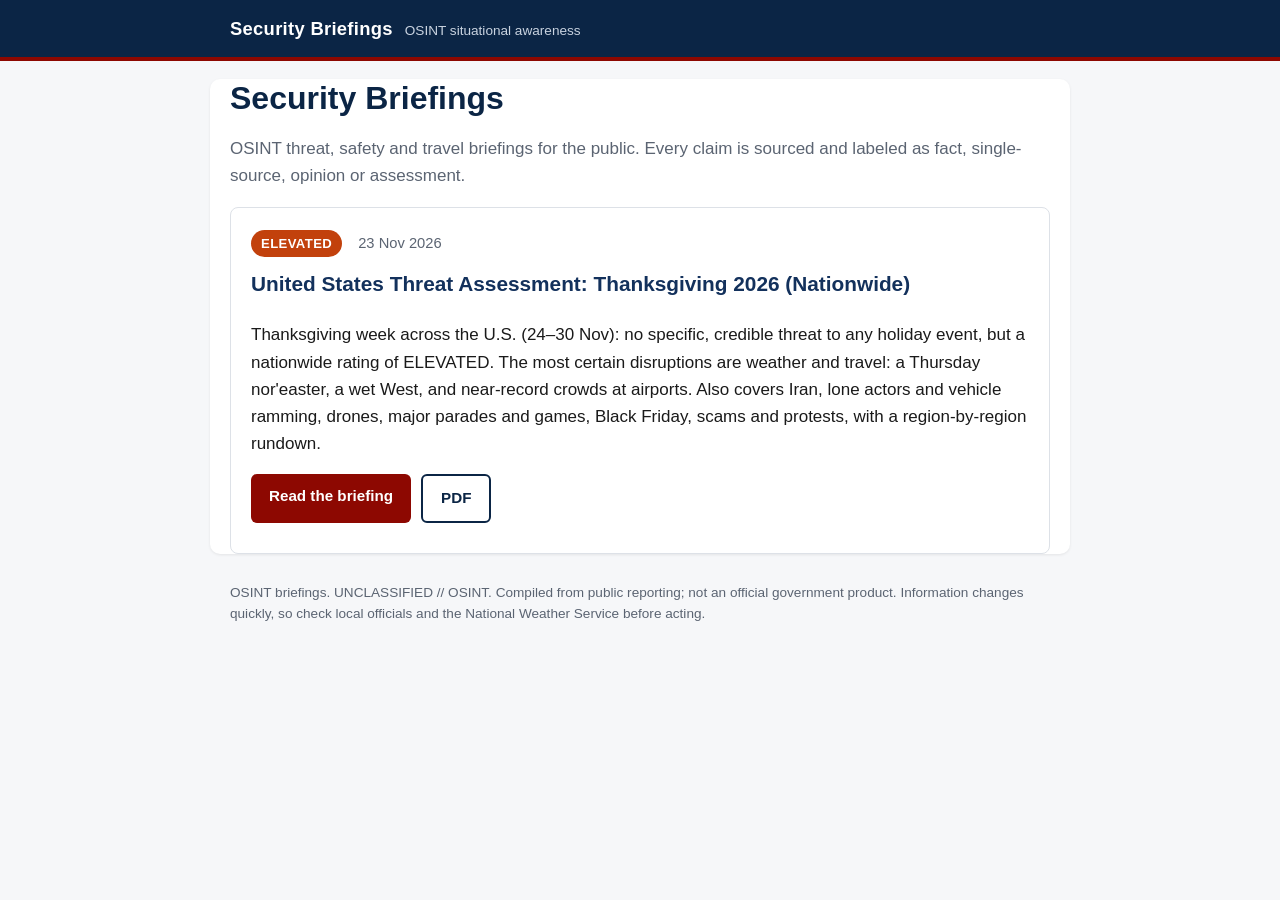
<file: index.html>
<!doctype html><html lang="en"><head><meta charset="utf-8">
<meta name="viewport" content="width=device-width, initial-scale=1">
<title>Security Briefings</title>
<meta name="description" content="OSINT U.S. security and travel briefing for Thanksgiving week 2026: national threat rating, Iran, lone actors, drones, major events, travel, weather, scams and protests.">
<link rel="stylesheet" href="assets/style.css"></head><body>
<header class="site"><div class="wrap"><a class="brand" href="./">Security Briefings</a><span class="tag">OSINT situational awareness</span></div></header>
<main class="wrap">
<section class="intro"><h1>Security Briefings</h1><p>OSINT threat, safety and travel briefings for the public. Every claim is sourced and labeled as fact, single-source, opinion or assessment.</p></section>
<section class="posts">
<article class="card">
<div class="meta"><span class="badge elevated">ELEVATED</span><span>23 Nov 2026</span></div>
<h2><a href="posts/usa-thanksgiving-2026.html">United States Threat Assessment: Thanksgiving 2026 (Nationwide)</a></h2>
<p>Thanksgiving week across the U.S. (24–30 Nov): no specific, credible threat to any holiday event, but a nationwide rating of ELEVATED. The most certain disruptions are weather and travel: a Thursday nor'easter, a wet West, and near-record crowds at airports. Also covers Iran, lone actors and vehicle ramming, drones, major parades and games, Black Friday, scams and protests, with a region-by-region rundown.</p>
<p class="actions"><a class="btn" href="posts/usa-thanksgiving-2026.html">Read the briefing</a> <a class="btn ghost" href="pdf/USA-Thanksgiving-2026-Security-Briefing.pdf" download>PDF</a></p>
</article>
</section></main><footer class="site"><div class="wrap">OSINT briefings. UNCLASSIFIED // OSINT. Compiled from public reporting; not an official government product. Information changes quickly, so check local officials and the National Weather Service before acting.</div></footer></body></html>
</file>
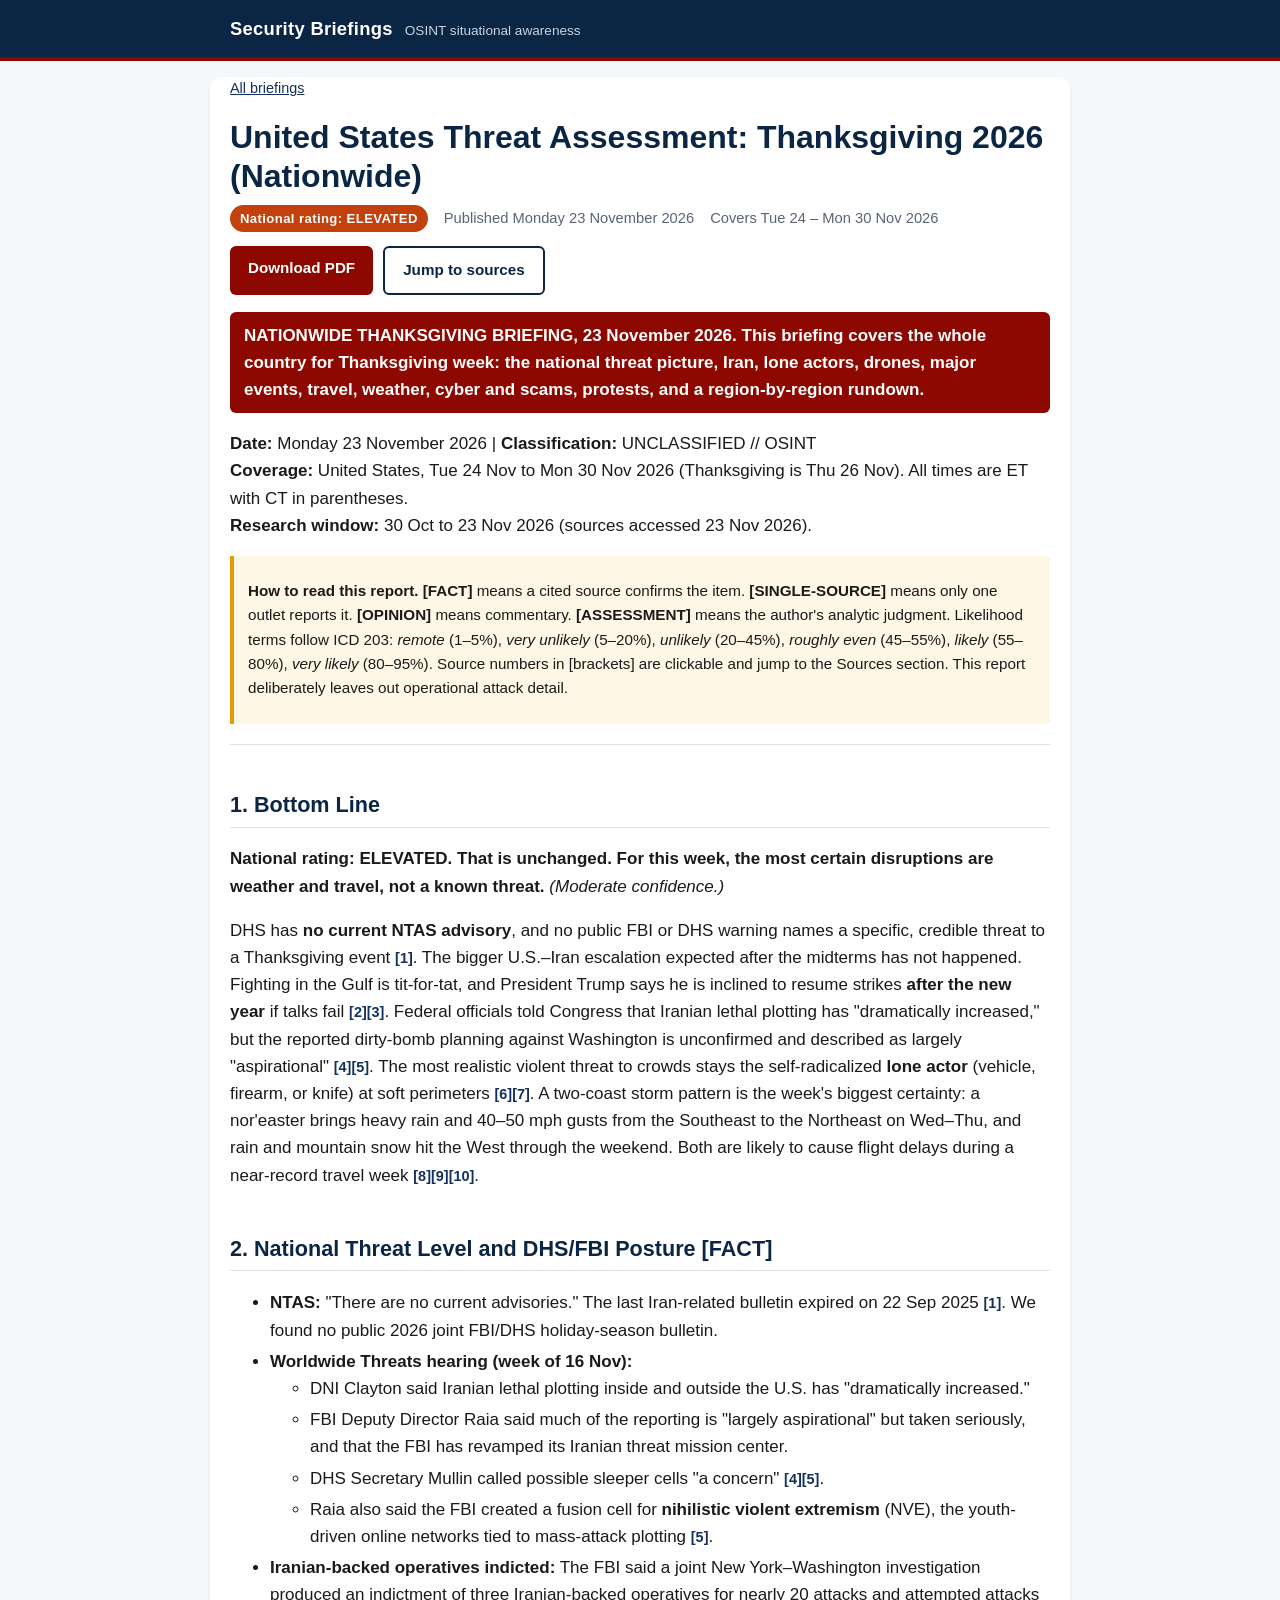
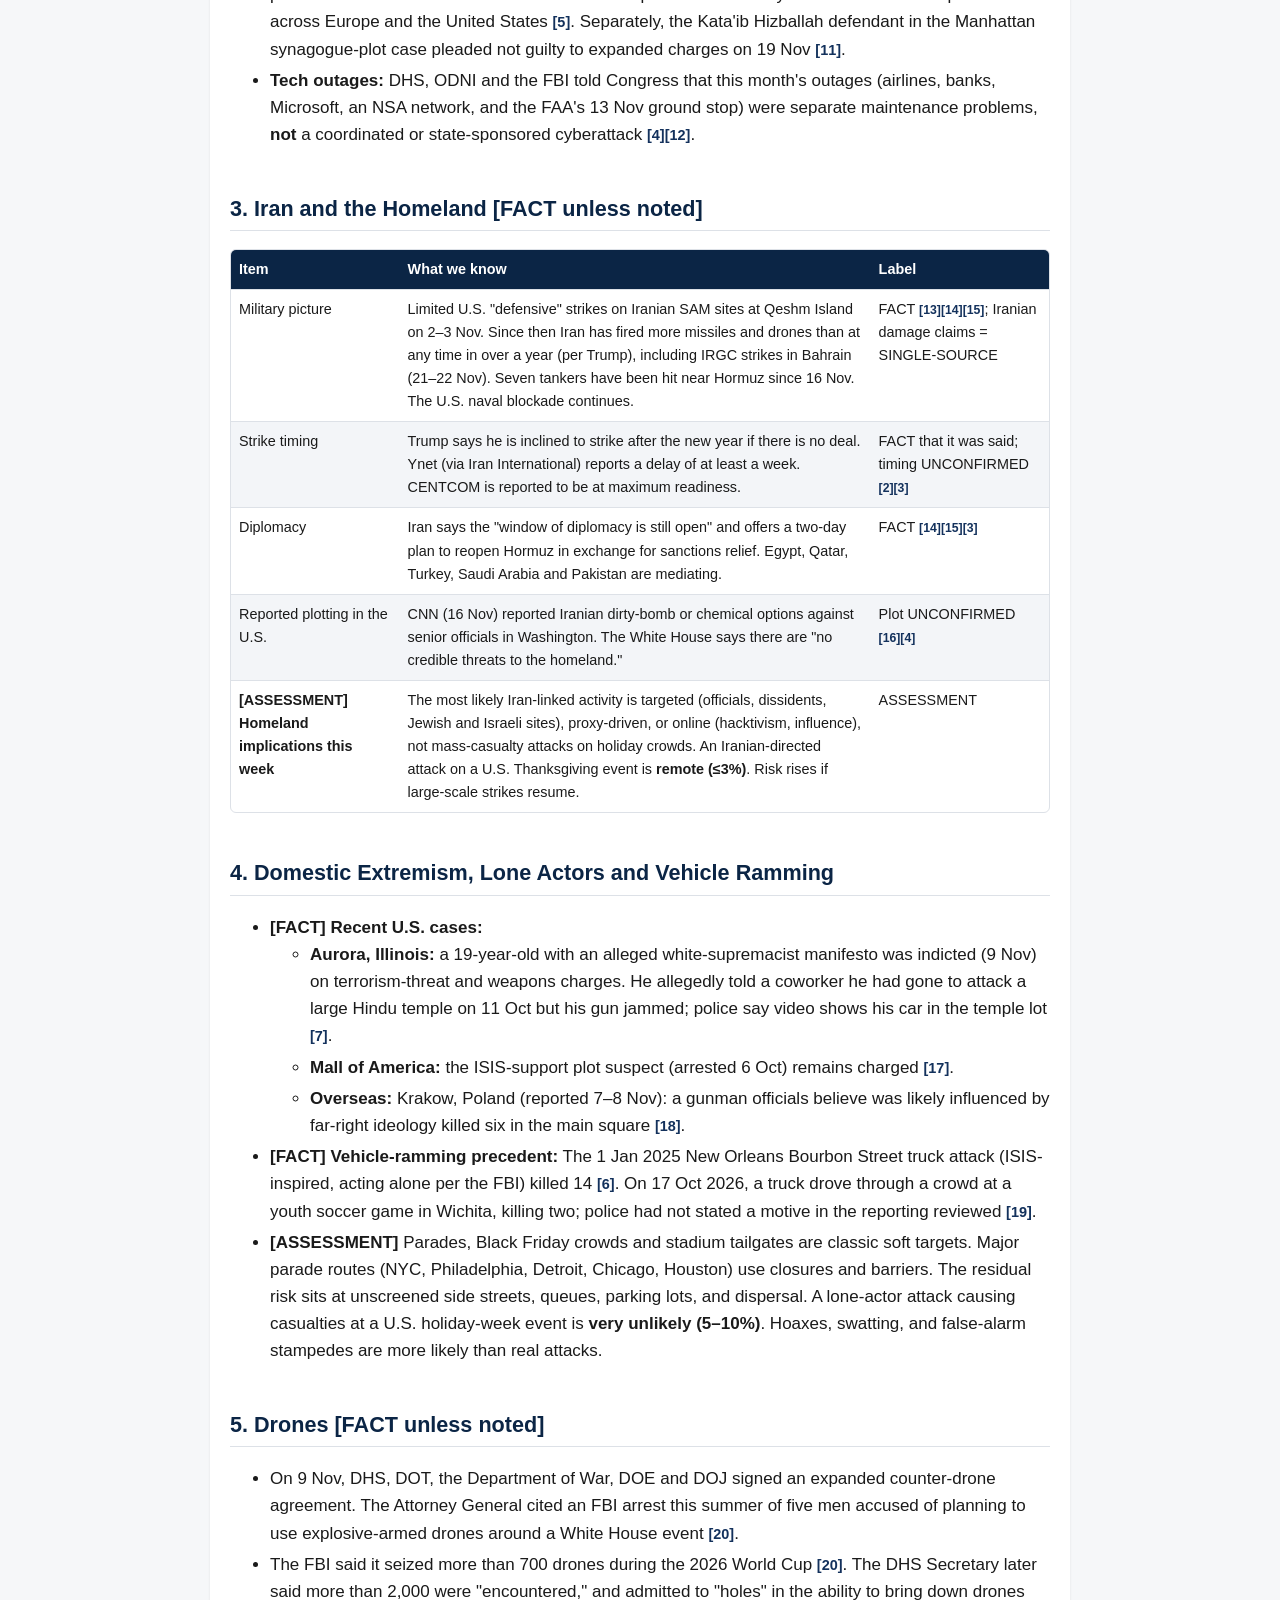
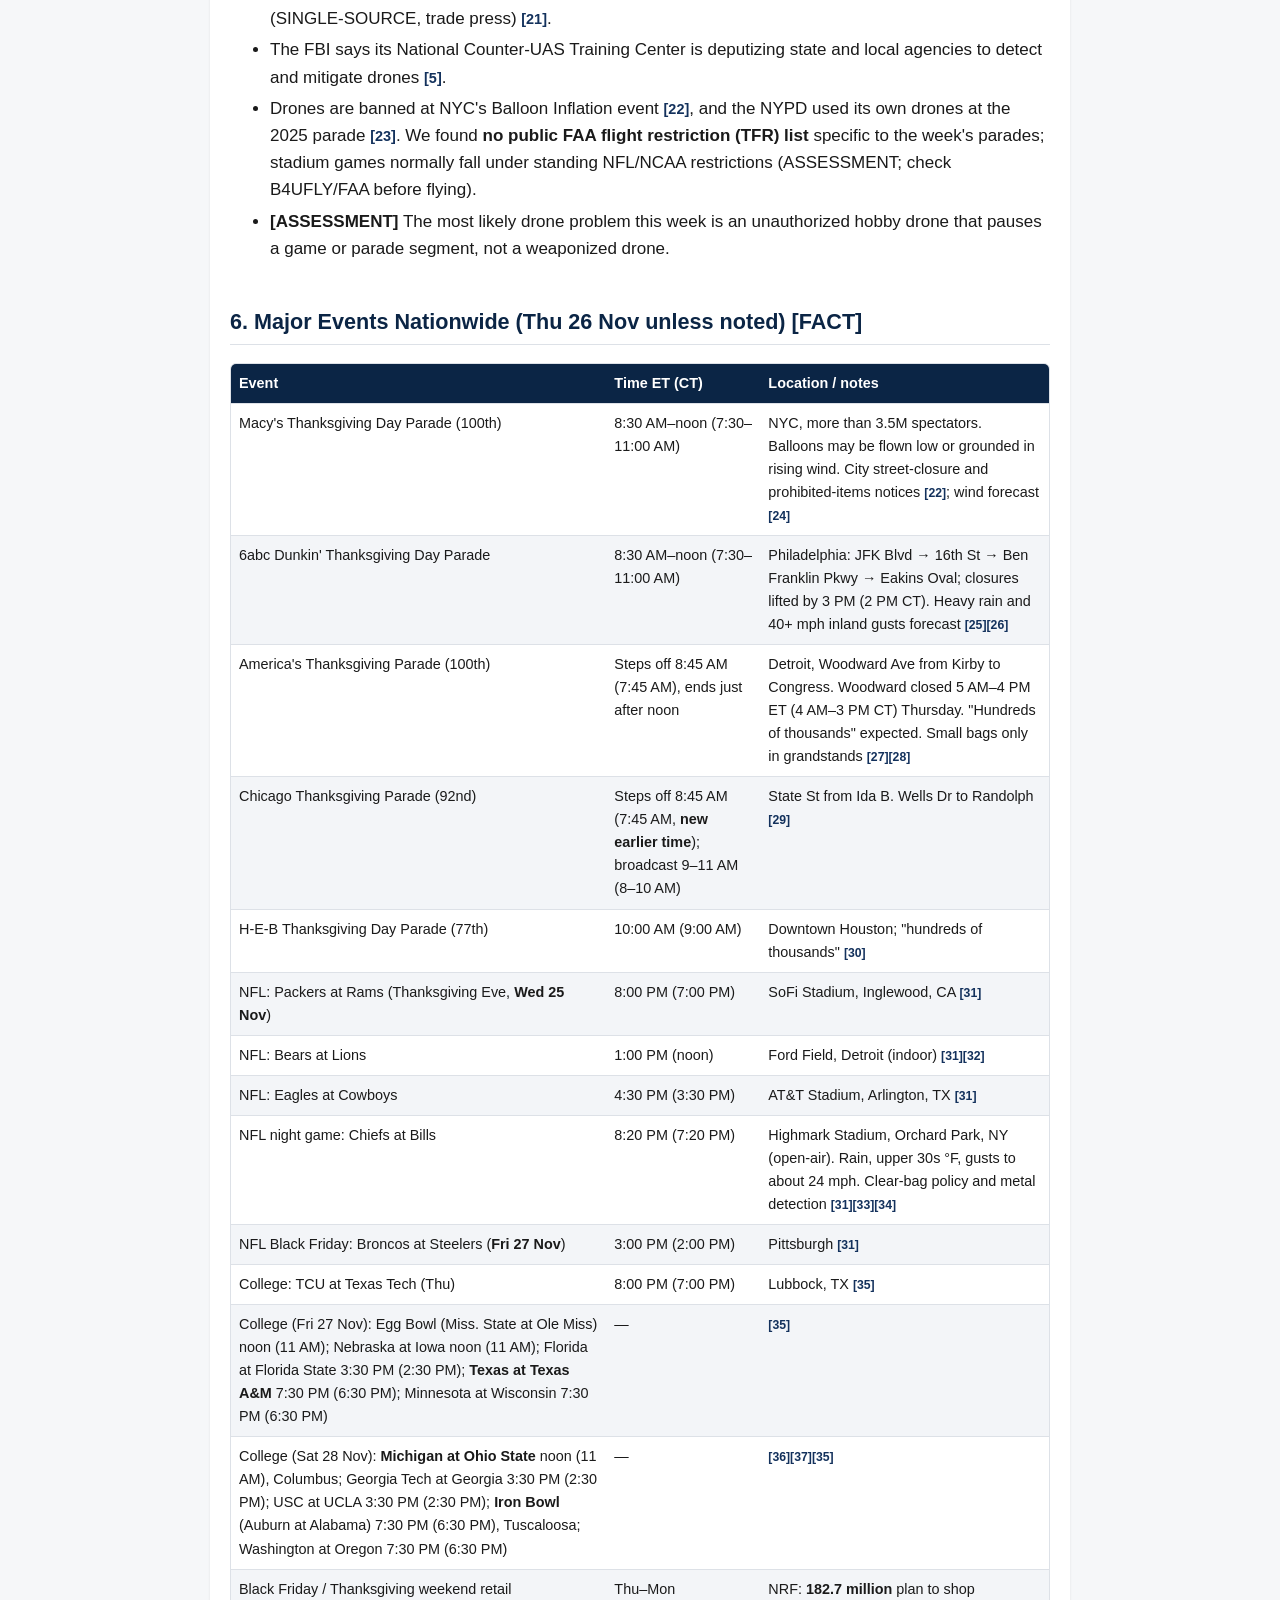
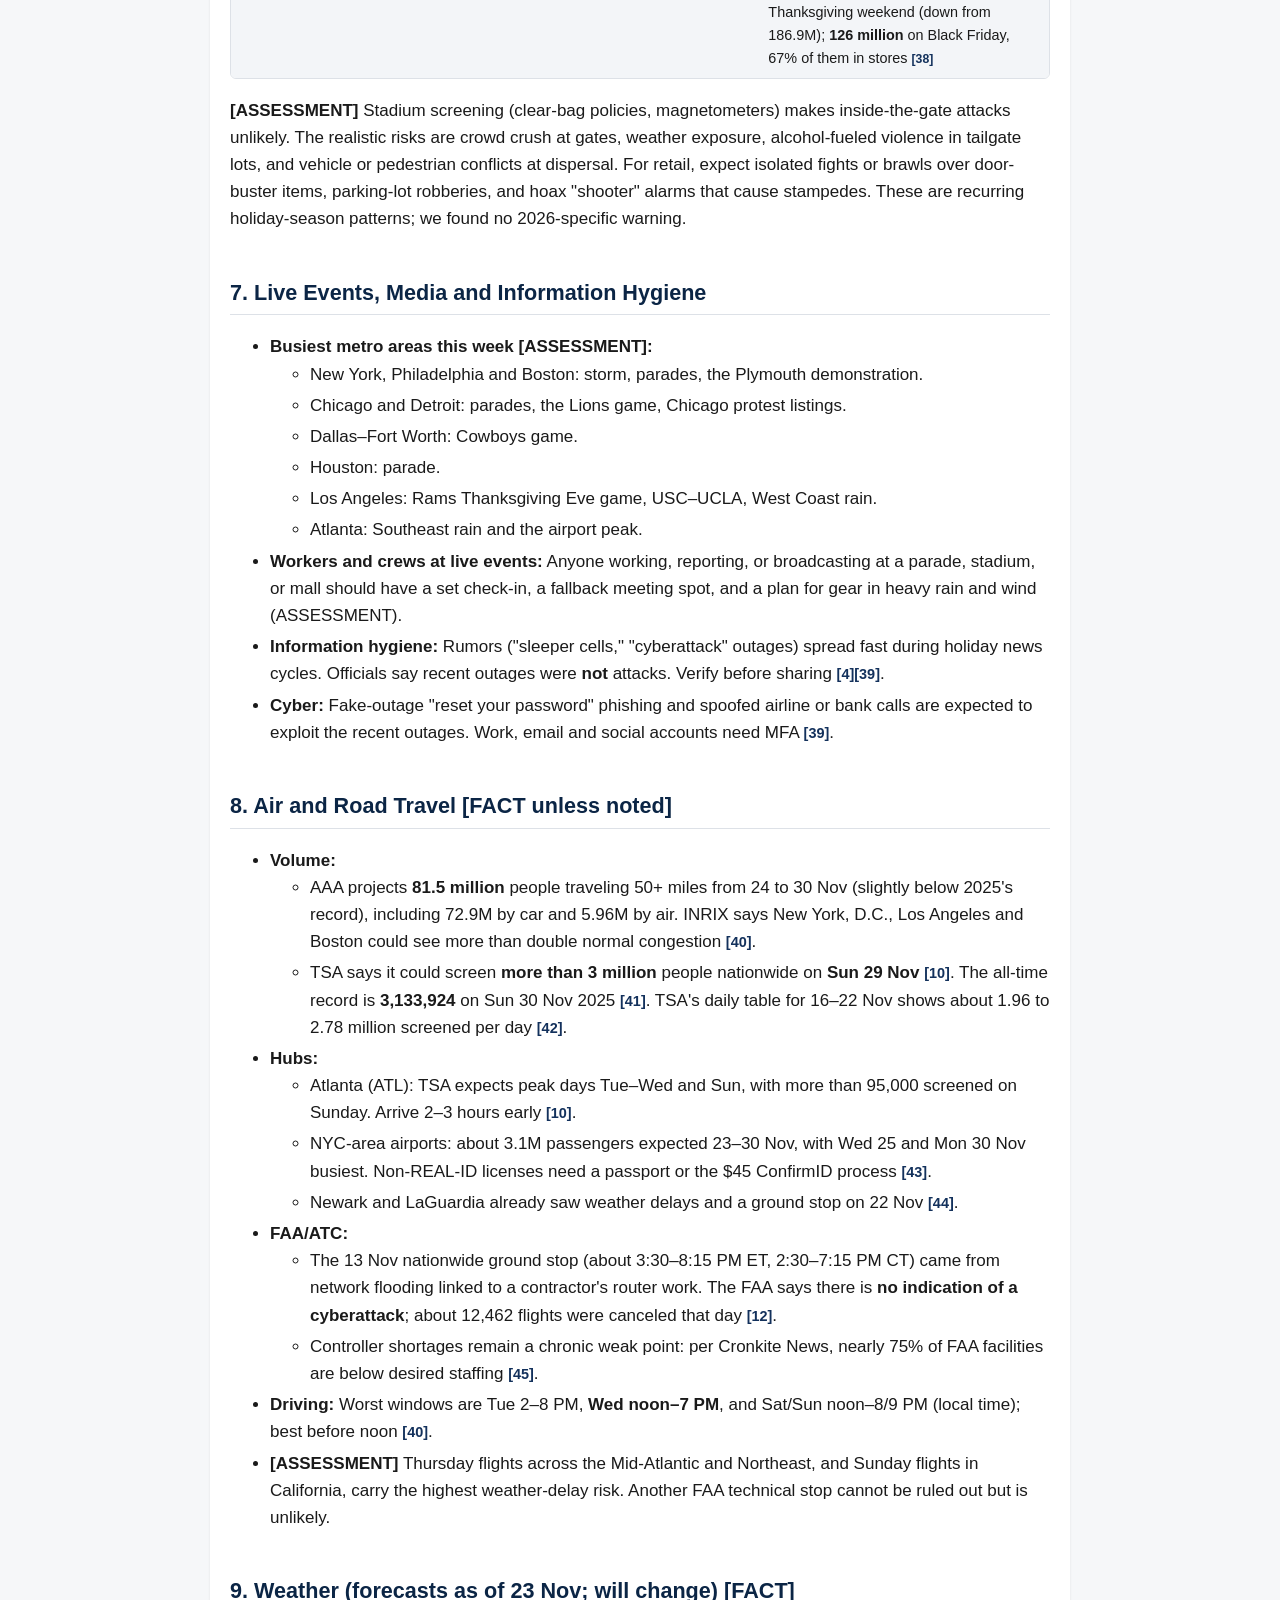
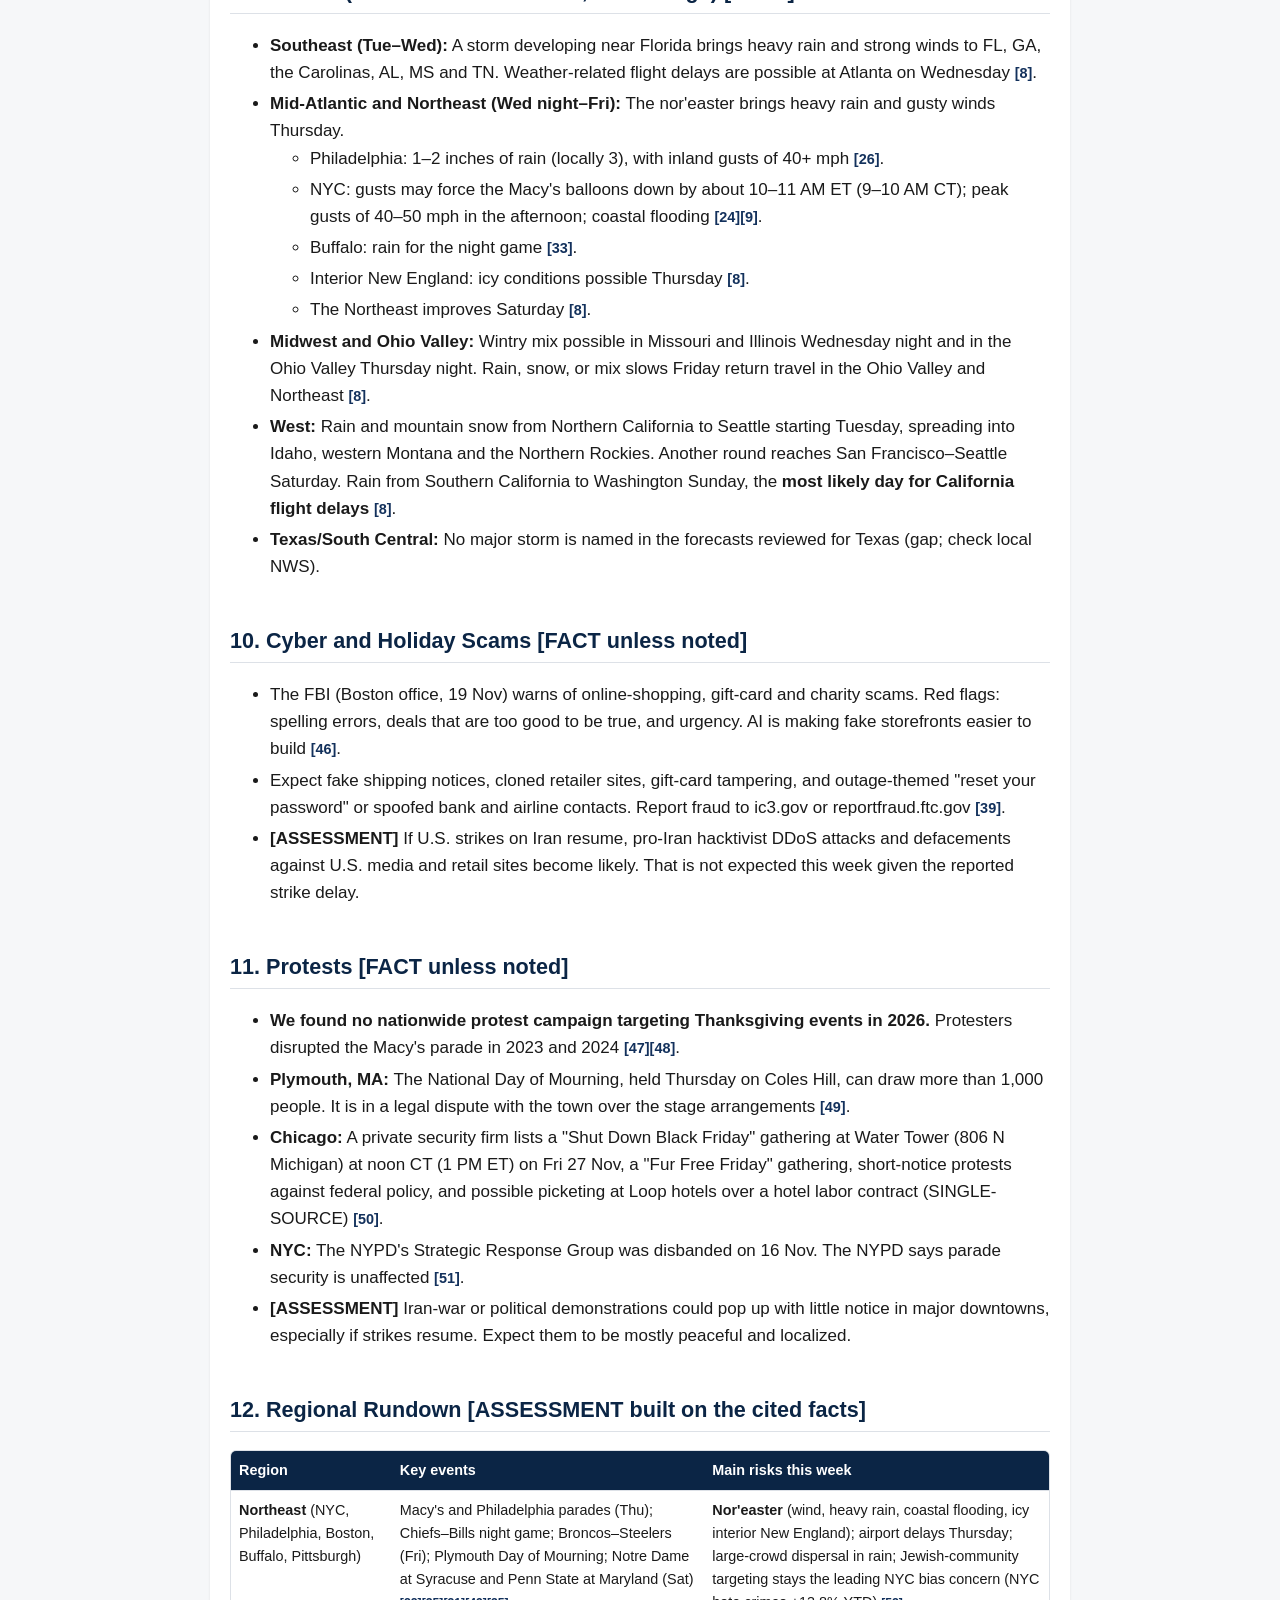
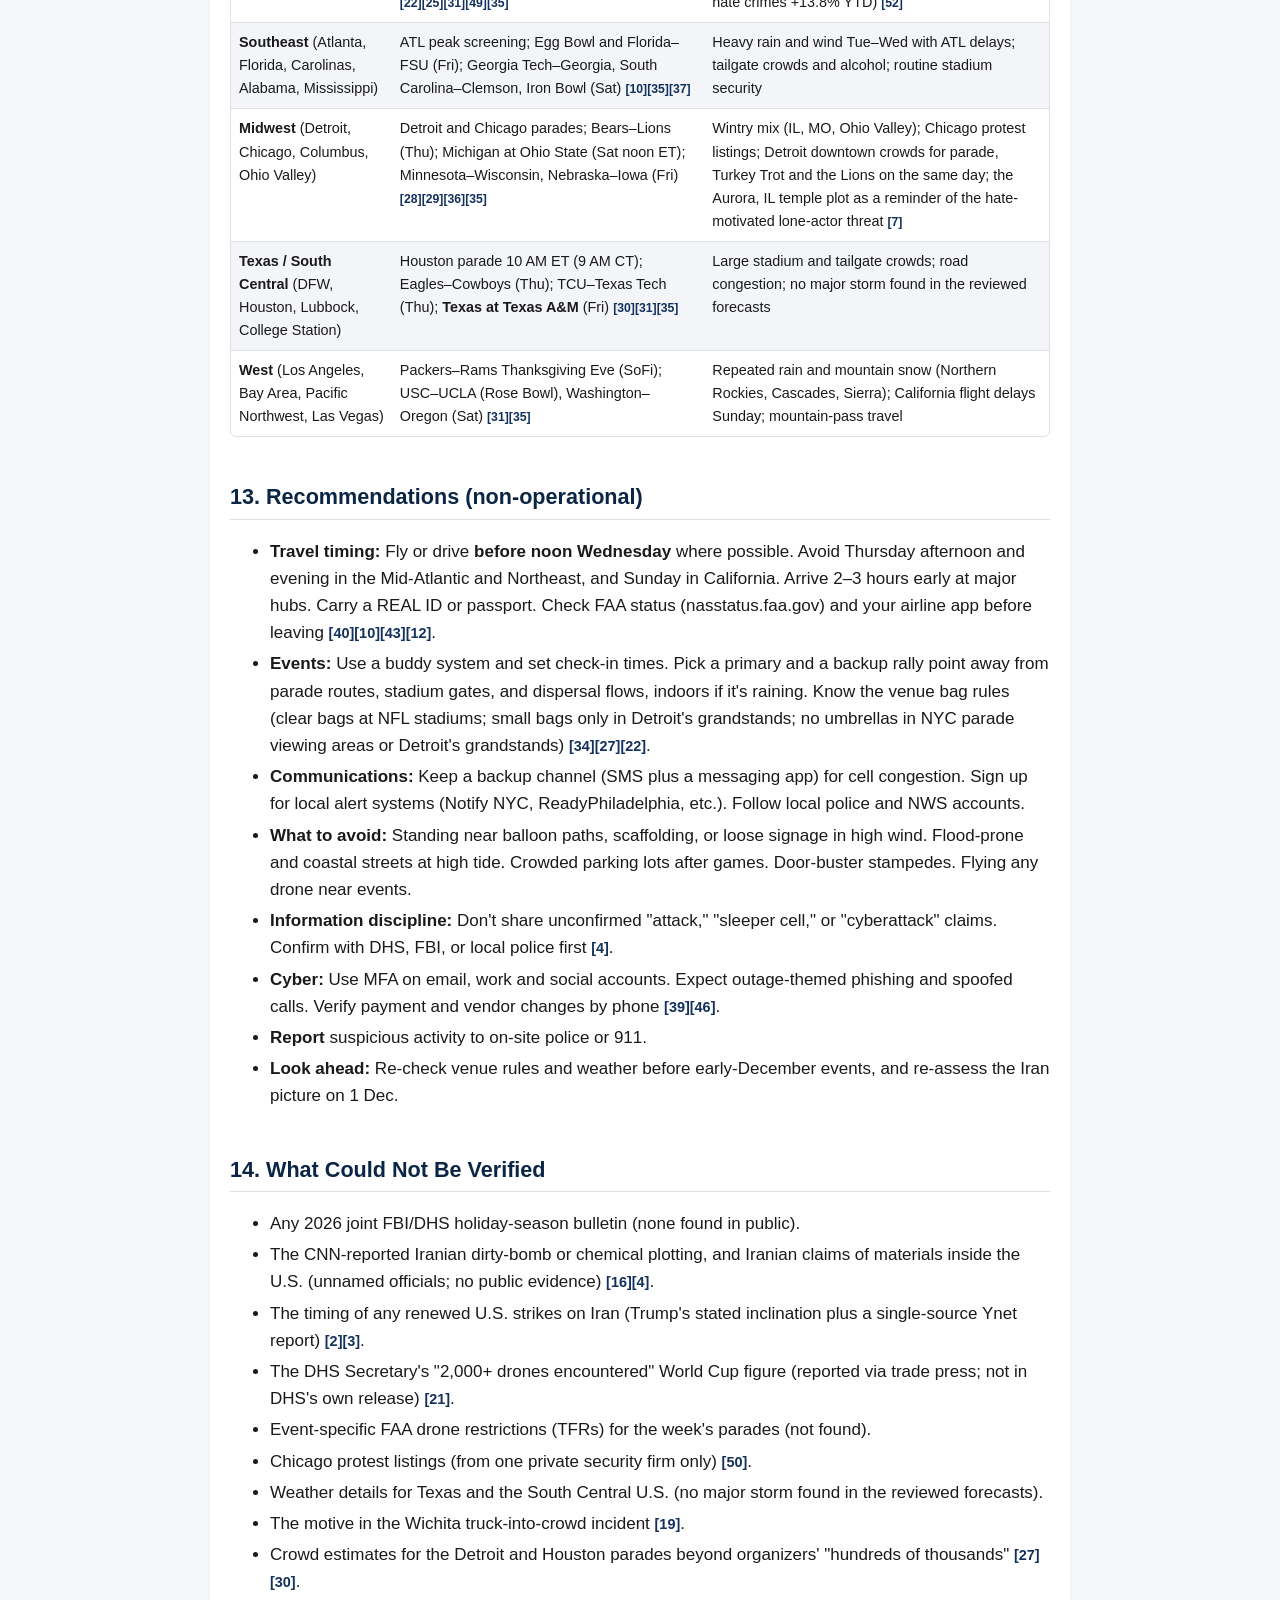
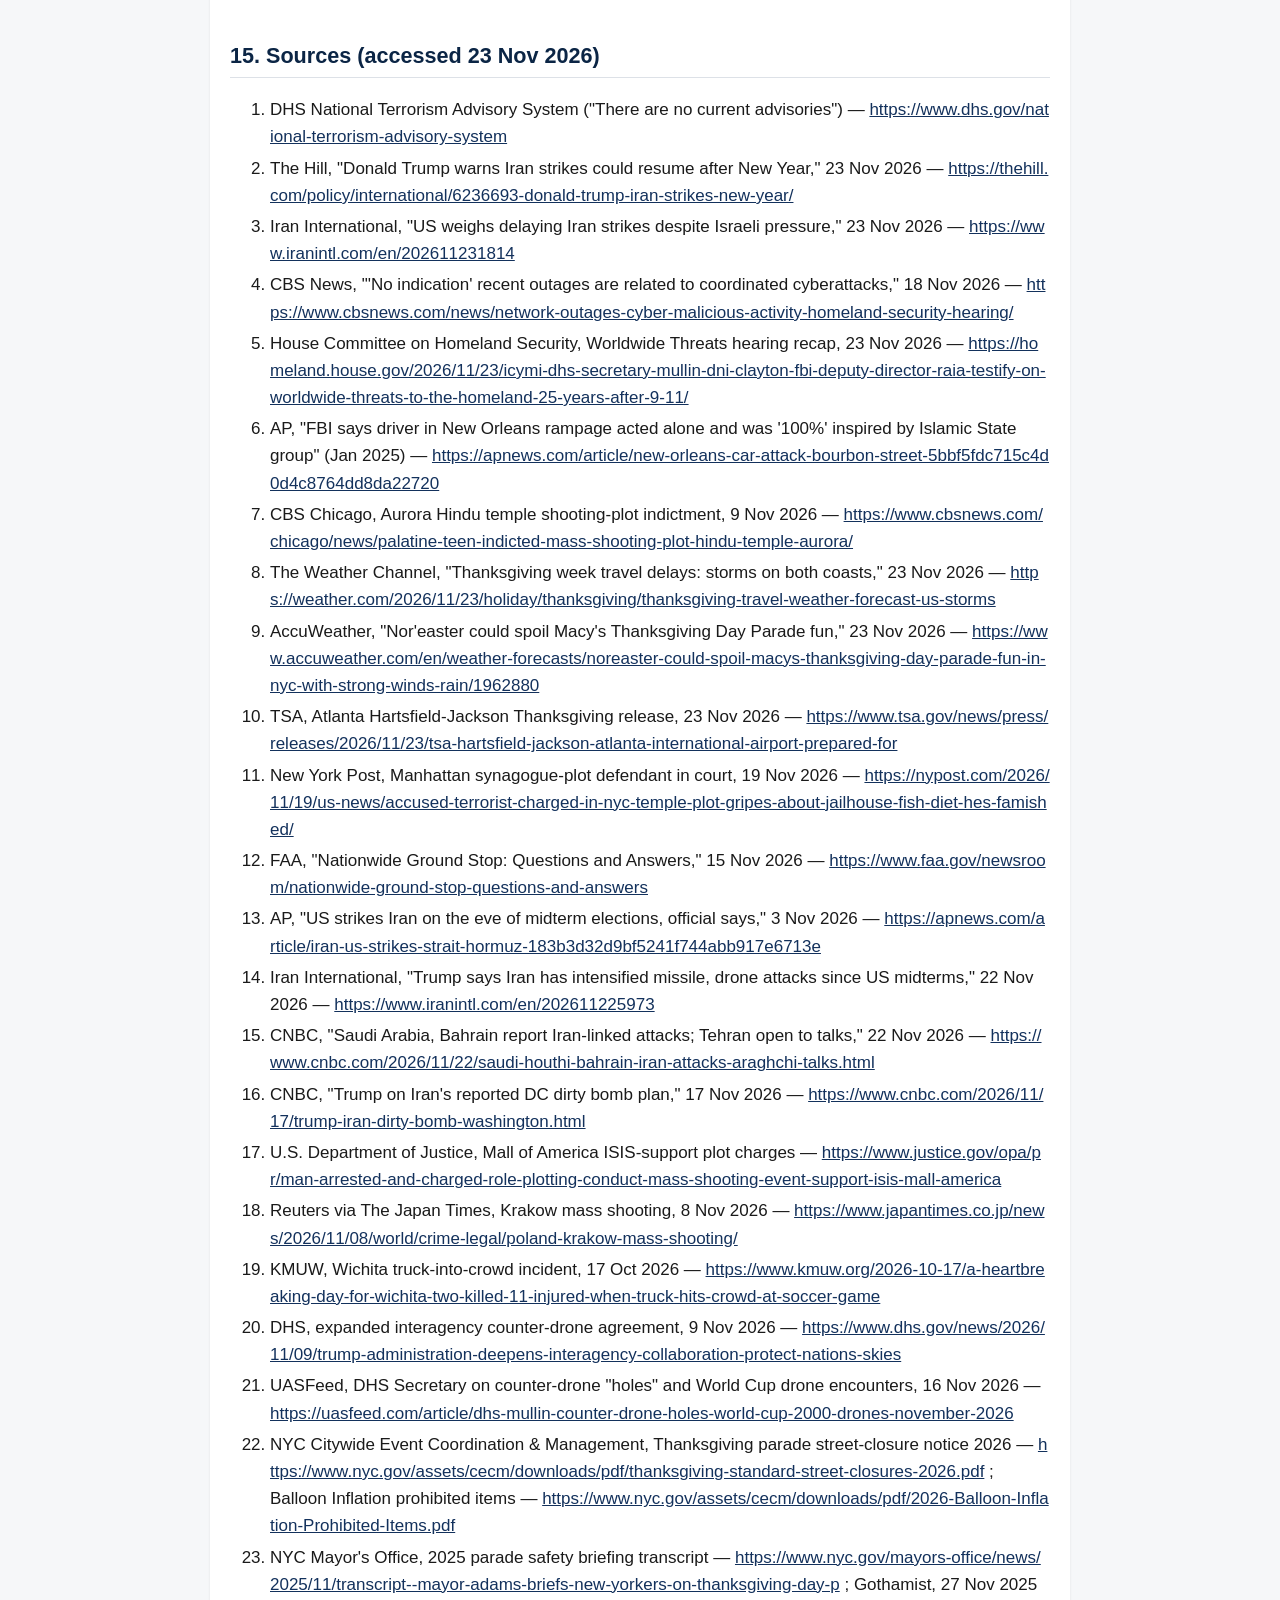
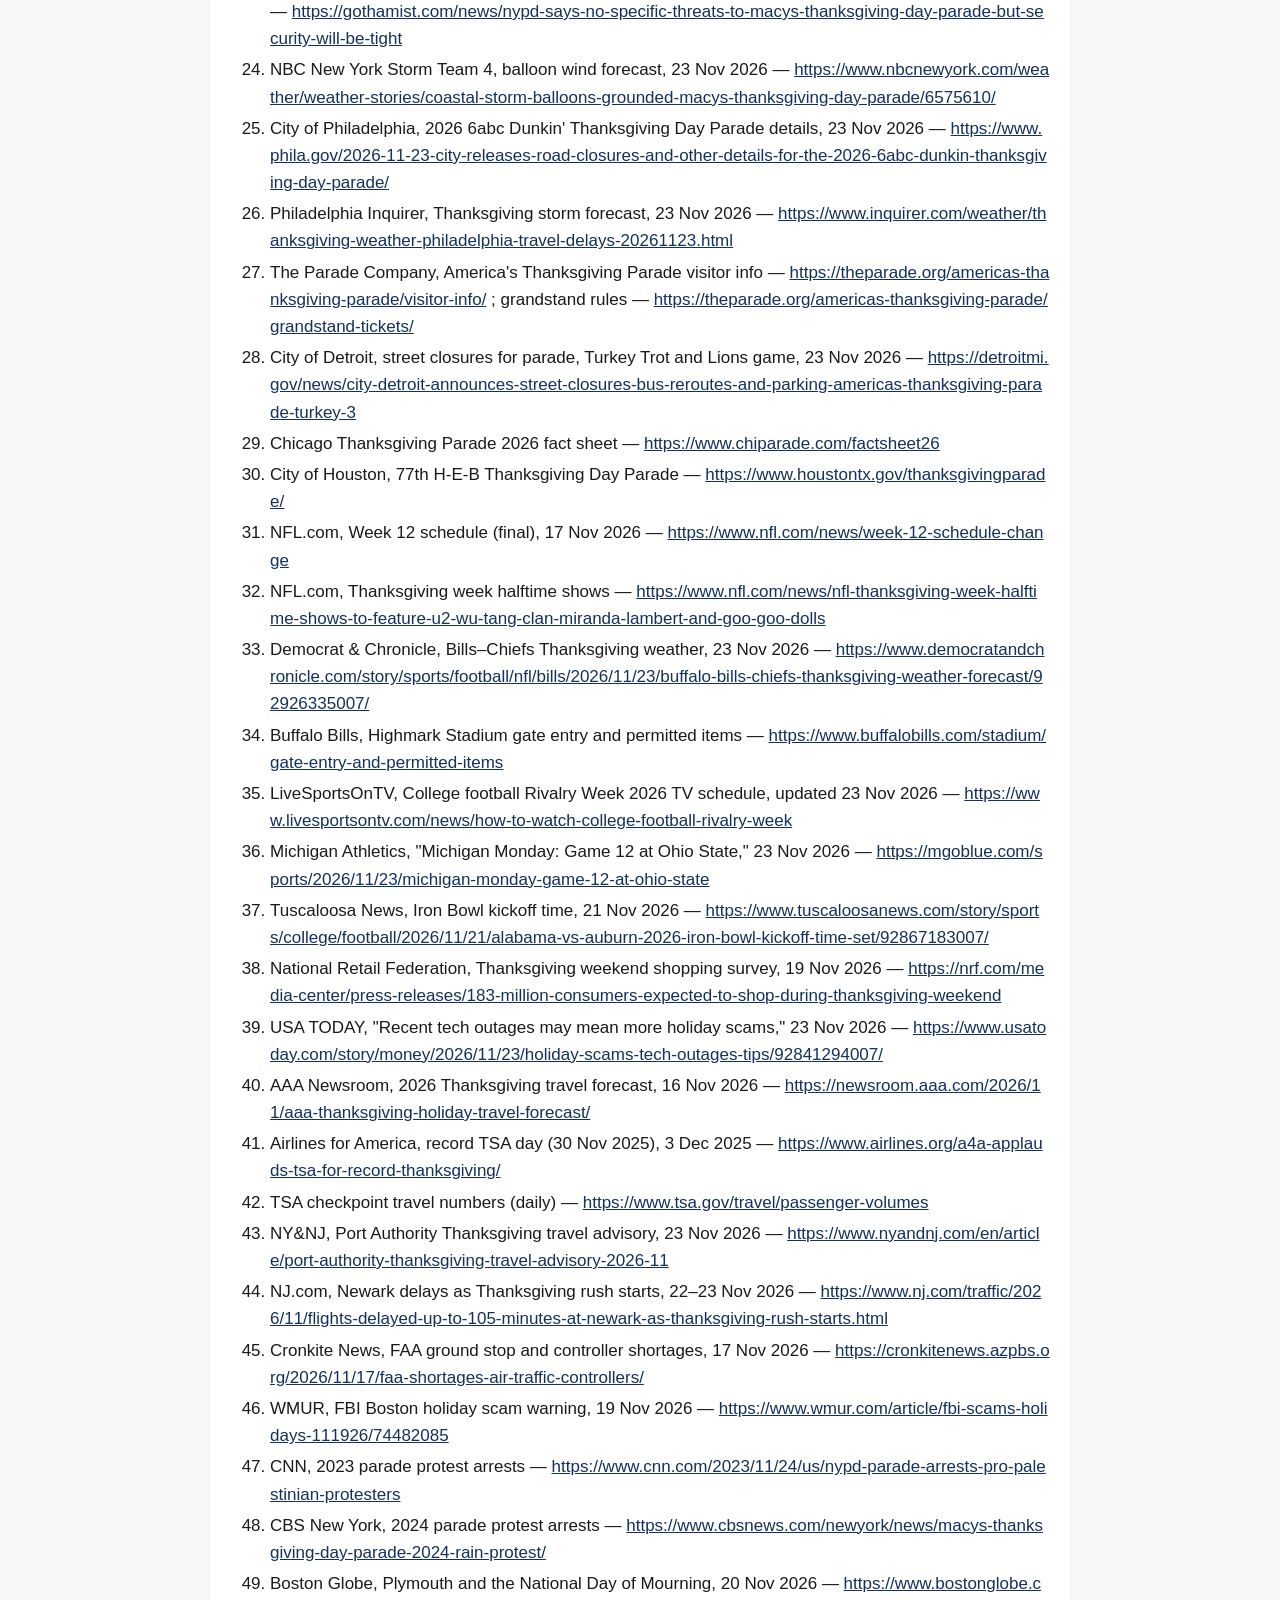
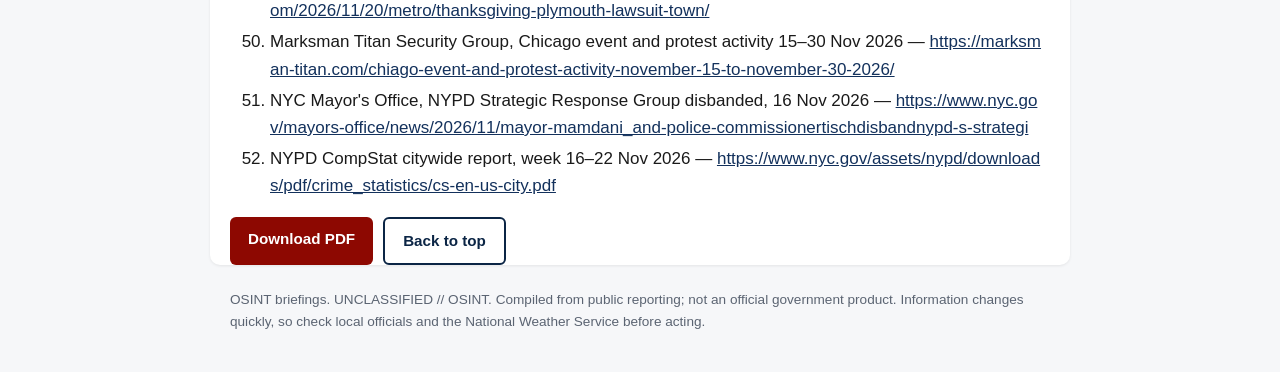
<file: posts/usa-thanksgiving-2026.html>
<!doctype html><html lang="en"><head><meta charset="utf-8">
<meta name="viewport" content="width=device-width, initial-scale=1">
<title>United States Threat Assessment: Thanksgiving 2026 (Nationwide) | Security Briefings</title>
<meta name="description" content="OSINT U.S. security and travel briefing for Thanksgiving week 2026: national threat rating, Iran, lone actors, drones, major events, travel, weather, scams and protests.">
<link rel="stylesheet" href="../assets/style.css"></head><body id="top">
<header class="site"><div class="wrap"><a class="brand" href="../">Security Briefings</a><span class="tag">OSINT situational awareness</span></div></header>
<main class="wrap article">
<p class="crumb"><a href="../">All briefings</a></p>
<h1>United States Threat Assessment: Thanksgiving 2026 (Nationwide)</h1>
<div class="meta">
<span class="badge elevated">National rating: ELEVATED</span>
<span>Published Monday 23 November 2026</span><span>Covers Tue 24 – Mon 30 Nov 2026</span>
</div>
<p class="actions"><a class="btn" href="../pdf/USA-Thanksgiving-2026-Security-Briefing.pdf" download>Download PDF</a> <a class="btn ghost" href="#sources">Jump to sources</a></p>
<article><p class="update"><strong>NATIONWIDE THANKSGIVING BRIEFING, 23 November 2026.</strong> This briefing covers the whole country for Thanksgiving week: the national threat picture, Iran, lone actors, drones, major events, travel, weather, cyber and scams, protests, and a region-by-region rundown.</p>
<p><strong>Date:</strong> Monday 23 November 2026 | <strong>Classification:</strong> UNCLASSIFIED // OSINT<br />
<strong>Coverage:</strong> United States, Tue 24 Nov to Mon 30 Nov 2026 (Thanksgiving is Thu 26 Nov). All times are ET with CT in parentheses.<br />
<strong>Research window:</strong> 30 Oct to 23 Nov 2026 (sources accessed 23 Nov 2026).</p>
<blockquote>
<p><strong>How to read this report.</strong> <strong>[FACT]</strong> means a cited source confirms the item. <strong>[SINGLE-SOURCE]</strong> means only one outlet reports it. <strong>[OPINION]</strong> means commentary. <strong>[ASSESSMENT]</strong> means the author's analytic judgment. Likelihood terms follow ICD 203: <em>remote</em> (1–5%), <em>very unlikely</em> (5–20%), <em>unlikely</em> (20–45%), <em>roughly even</em> (45–55%), <em>likely</em> (55–80%), <em>very likely</em> (80–95%). Source numbers in [brackets] are clickable and jump to the Sources section. This report deliberately leaves out operational attack detail.</p>
</blockquote>
<hr />
<h2>1. Bottom Line</h2>
<p><strong>National rating: ELEVATED. That is unchanged. For this week, the most certain disruptions are weather and travel, not a known threat.</strong> <em>(Moderate confidence.)</em></p>
<p>DHS has <strong>no current NTAS advisory</strong>, and no public FBI or DHS warning names a specific, credible threat to a Thanksgiving event <a class="cite" href="#src-1">[1]</a>. The bigger U.S.–Iran escalation expected after the midterms has not happened. Fighting in the Gulf is tit-for-tat, and President Trump says he is inclined to resume strikes <strong>after the new year</strong> if talks fail <a class="cite" href="#src-2">[2]</a><a class="cite" href="#src-3">[3]</a>. Federal officials told Congress that Iranian lethal plotting has "dramatically increased," but the reported dirty-bomb planning against Washington is unconfirmed and described as largely "aspirational" <a class="cite" href="#src-4">[4]</a><a class="cite" href="#src-5">[5]</a>. The most realistic violent threat to crowds stays the self-radicalized <strong>lone actor</strong> (vehicle, firearm, or knife) at soft perimeters <a class="cite" href="#src-6">[6]</a><a class="cite" href="#src-7">[7]</a>. A two-coast storm pattern is the week's biggest certainty: a nor'easter brings heavy rain and 40–50 mph gusts from the Southeast to the Northeast on Wed–Thu, and rain and mountain snow hit the West through the weekend. Both are likely to cause flight delays during a near-record travel week <a class="cite" href="#src-8">[8]</a><a class="cite" href="#src-9">[9]</a><a class="cite" href="#src-10">[10]</a>.</p>
<h2>2. National Threat Level and DHS/FBI Posture [FACT]</h2>
<ul>
<li><strong>NTAS:</strong> "There are no current advisories." The last Iran-related bulletin expired on 22 Sep 2025 <a class="cite" href="#src-1">[1]</a>. We found no public 2026 joint FBI/DHS holiday-season bulletin.</li>
<li><strong>Worldwide Threats hearing (week of 16 Nov):</strong><ul>
<li>DNI Clayton said Iranian lethal plotting inside and outside the U.S. has "dramatically increased."</li>
<li>FBI Deputy Director Raia said much of the reporting is "largely aspirational" but taken seriously, and that the FBI has revamped its Iranian threat mission center.</li>
<li>DHS Secretary Mullin called possible sleeper cells "a concern" <a class="cite" href="#src-4">[4]</a><a class="cite" href="#src-5">[5]</a>.</li>
<li>Raia also said the FBI created a fusion cell for <strong>nihilistic violent extremism</strong> (NVE), the youth-driven online networks tied to mass-attack plotting <a class="cite" href="#src-5">[5]</a>.</li>
</ul>
</li>
<li><strong>Iranian-backed operatives indicted:</strong> The FBI said a joint New York–Washington investigation produced an indictment of three Iranian-backed operatives for nearly 20 attacks and attempted attacks across Europe and the United States <a class="cite" href="#src-5">[5]</a>. Separately, the Kata'ib Hizballah defendant in the Manhattan synagogue-plot case pleaded not guilty to expanded charges on 19 Nov <a class="cite" href="#src-11">[11]</a>.</li>
<li><strong>Tech outages:</strong> DHS, ODNI and the FBI told Congress that this month's outages (airlines, banks, Microsoft, an NSA network, and the FAA's 13 Nov ground stop) were separate maintenance problems, <strong>not</strong> a coordinated or state-sponsored cyberattack <a class="cite" href="#src-4">[4]</a><a class="cite" href="#src-12">[12]</a>.</li>
</ul>
<h2>3. Iran and the Homeland [FACT unless noted]</h2>
<div class="table-wrap"><table>
<thead>
<tr>
<th>Item</th>
<th>What we know</th>
<th>Label</th>
</tr>
</thead>
<tbody>
<tr>
<td>Military picture</td>
<td>Limited U.S. "defensive" strikes on Iranian SAM sites at Qeshm Island on 2–3 Nov. Since then Iran has fired more missiles and drones than at any time in over a year (per Trump), including IRGC strikes in Bahrain (21–22 Nov). Seven tankers have been hit near Hormuz since 16 Nov. The U.S. naval blockade continues.</td>
<td>FACT <a class="cite" href="#src-13">[13]</a><a class="cite" href="#src-14">[14]</a><a class="cite" href="#src-15">[15]</a>; Iranian damage claims = SINGLE-SOURCE</td>
</tr>
<tr>
<td>Strike timing</td>
<td>Trump says he is inclined to strike after the new year if there is no deal. Ynet (via Iran International) reports a delay of at least a week. CENTCOM is reported to be at maximum readiness.</td>
<td>FACT that it was said; timing UNCONFIRMED <a class="cite" href="#src-2">[2]</a><a class="cite" href="#src-3">[3]</a></td>
</tr>
<tr>
<td>Diplomacy</td>
<td>Iran says the "window of diplomacy is still open" and offers a two-day plan to reopen Hormuz in exchange for sanctions relief. Egypt, Qatar, Turkey, Saudi Arabia and Pakistan are mediating.</td>
<td>FACT <a class="cite" href="#src-14">[14]</a><a class="cite" href="#src-15">[15]</a><a class="cite" href="#src-3">[3]</a></td>
</tr>
<tr>
<td>Reported plotting in the U.S.</td>
<td>CNN (16 Nov) reported Iranian dirty-bomb or chemical options against senior officials in Washington. The White House says there are "no credible threats to the homeland."</td>
<td>Plot UNCONFIRMED <a class="cite" href="#src-16">[16]</a><a class="cite" href="#src-4">[4]</a></td>
</tr>
<tr>
<td><strong>[ASSESSMENT] Homeland implications this week</strong></td>
<td>The most likely Iran-linked activity is targeted (officials, dissidents, Jewish and Israeli sites), proxy-driven, or online (hacktivism, influence), not mass-casualty attacks on holiday crowds. An Iranian-directed attack on a U.S. Thanksgiving event is <strong>remote (≤3%)</strong>. Risk rises if large-scale strikes resume.</td>
<td>ASSESSMENT</td>
</tr>
</tbody>
</table></div>
<h2>4. Domestic Extremism, Lone Actors and Vehicle Ramming</h2>
<ul>
<li><strong>[FACT] Recent U.S. cases:</strong><ul>
<li><strong>Aurora, Illinois:</strong> a 19-year-old with an alleged white-supremacist manifesto was indicted (9 Nov) on terrorism-threat and weapons charges. He allegedly told a coworker he had gone to attack a large Hindu temple on 11 Oct but his gun jammed; police say video shows his car in the temple lot <a class="cite" href="#src-7">[7]</a>.</li>
<li><strong>Mall of America:</strong> the ISIS-support plot suspect (arrested 6 Oct) remains charged <a class="cite" href="#src-17">[17]</a>.</li>
<li><strong>Overseas:</strong> Krakow, Poland (reported 7–8 Nov): a gunman officials believe was likely influenced by far-right ideology killed six in the main square <a class="cite" href="#src-18">[18]</a>.</li>
</ul>
</li>
<li><strong>[FACT] Vehicle-ramming precedent:</strong> The 1 Jan 2025 New Orleans Bourbon Street truck attack (ISIS-inspired, acting alone per the FBI) killed 14 <a class="cite" href="#src-6">[6]</a>. On 17 Oct 2026, a truck drove through a crowd at a youth soccer game in Wichita, killing two; police had not stated a motive in the reporting reviewed <a class="cite" href="#src-19">[19]</a>.</li>
<li><strong>[ASSESSMENT]</strong> Parades, Black Friday crowds and stadium tailgates are classic soft targets. Major parade routes (NYC, Philadelphia, Detroit, Chicago, Houston) use closures and barriers. The residual risk sits at unscreened side streets, queues, parking lots, and dispersal. A lone-actor attack causing casualties at a U.S. holiday-week event is <strong>very unlikely (5–10%)</strong>. Hoaxes, swatting, and false-alarm stampedes are more likely than real attacks.</li>
</ul>
<h2>5. Drones [FACT unless noted]</h2>
<ul>
<li>On 9 Nov, DHS, DOT, the Department of War, DOE and DOJ signed an expanded counter-drone agreement. The Attorney General cited an FBI arrest this summer of five men accused of planning to use explosive-armed drones around a White House event <a class="cite" href="#src-20">[20]</a>.</li>
<li>The FBI said it seized more than 700 drones during the 2026 World Cup <a class="cite" href="#src-20">[20]</a>. The DHS Secretary later said more than 2,000 were "encountered," and admitted to "holes" in the ability to bring down drones (SINGLE-SOURCE, trade press) <a class="cite" href="#src-21">[21]</a>.</li>
<li>The FBI says its National Counter-UAS Training Center is deputizing state and local agencies to detect and mitigate drones <a class="cite" href="#src-5">[5]</a>.</li>
<li>Drones are banned at NYC's Balloon Inflation event <a class="cite" href="#src-22">[22]</a>, and the NYPD used its own drones at the 2025 parade <a class="cite" href="#src-23">[23]</a>. We found <strong>no public FAA flight restriction (TFR) list</strong> specific to the week's parades; stadium games normally fall under standing NFL/NCAA restrictions (ASSESSMENT; check B4UFLY/FAA before flying).</li>
<li><strong>[ASSESSMENT]</strong> The most likely drone problem this week is an unauthorized hobby drone that pauses a game or parade segment, not a weaponized drone.</li>
</ul>
<h2>6. Major Events Nationwide (Thu 26 Nov unless noted) [FACT]</h2>
<div class="table-wrap"><table>
<thead>
<tr>
<th>Event</th>
<th>Time ET (CT)</th>
<th>Location / notes</th>
</tr>
</thead>
<tbody>
<tr>
<td>Macy's Thanksgiving Day Parade (100th)</td>
<td>8:30 AM–noon (7:30–11:00 AM)</td>
<td>NYC, more than 3.5M spectators. Balloons may be flown low or grounded in rising wind. City street-closure and prohibited-items notices <a class="cite" href="#src-22">[22]</a>; wind forecast <a class="cite" href="#src-24">[24]</a></td>
</tr>
<tr>
<td>6abc Dunkin' Thanksgiving Day Parade</td>
<td>8:30 AM–noon (7:30–11:00 AM)</td>
<td>Philadelphia: JFK Blvd → 16th St → Ben Franklin Pkwy → Eakins Oval; closures lifted by 3 PM (2 PM CT). Heavy rain and 40+ mph inland gusts forecast <a class="cite" href="#src-25">[25]</a><a class="cite" href="#src-26">[26]</a></td>
</tr>
<tr>
<td>America's Thanksgiving Parade (100th)</td>
<td>Steps off 8:45 AM (7:45 AM), ends just after noon</td>
<td>Detroit, Woodward Ave from Kirby to Congress. Woodward closed 5 AM–4 PM ET (4 AM–3 PM CT) Thursday. "Hundreds of thousands" expected. Small bags only in grandstands <a class="cite" href="#src-27">[27]</a><a class="cite" href="#src-28">[28]</a></td>
</tr>
<tr>
<td>Chicago Thanksgiving Parade (92nd)</td>
<td>Steps off 8:45 AM (7:45 AM, <strong>new earlier time</strong>); broadcast 9–11 AM (8–10 AM)</td>
<td>State St from Ida B. Wells Dr to Randolph <a class="cite" href="#src-29">[29]</a></td>
</tr>
<tr>
<td>H-E-B Thanksgiving Day Parade (77th)</td>
<td>10:00 AM (9:00 AM)</td>
<td>Downtown Houston; "hundreds of thousands" <a class="cite" href="#src-30">[30]</a></td>
</tr>
<tr>
<td>NFL: Packers at Rams (Thanksgiving Eve, <strong>Wed 25 Nov</strong>)</td>
<td>8:00 PM (7:00 PM)</td>
<td>SoFi Stadium, Inglewood, CA <a class="cite" href="#src-31">[31]</a></td>
</tr>
<tr>
<td>NFL: Bears at Lions</td>
<td>1:00 PM (noon)</td>
<td>Ford Field, Detroit (indoor) <a class="cite" href="#src-31">[31]</a><a class="cite" href="#src-32">[32]</a></td>
</tr>
<tr>
<td>NFL: Eagles at Cowboys</td>
<td>4:30 PM (3:30 PM)</td>
<td>AT&amp;T Stadium, Arlington, TX <a class="cite" href="#src-31">[31]</a></td>
</tr>
<tr>
<td>NFL night game: Chiefs at Bills</td>
<td>8:20 PM (7:20 PM)</td>
<td>Highmark Stadium, Orchard Park, NY (open-air). Rain, upper 30s °F, gusts to about 24 mph. Clear-bag policy and metal detection <a class="cite" href="#src-31">[31]</a><a class="cite" href="#src-33">[33]</a><a class="cite" href="#src-34">[34]</a></td>
</tr>
<tr>
<td>NFL Black Friday: Broncos at Steelers (<strong>Fri 27 Nov</strong>)</td>
<td>3:00 PM (2:00 PM)</td>
<td>Pittsburgh <a class="cite" href="#src-31">[31]</a></td>
</tr>
<tr>
<td>College: TCU at Texas Tech (Thu)</td>
<td>8:00 PM (7:00 PM)</td>
<td>Lubbock, TX <a class="cite" href="#src-35">[35]</a></td>
</tr>
<tr>
<td>College (Fri 27 Nov): Egg Bowl (Miss. State at Ole Miss) noon (11 AM); Nebraska at Iowa noon (11 AM); Florida at Florida State 3:30 PM (2:30 PM); <strong>Texas at Texas A&amp;M</strong> 7:30 PM (6:30 PM); Minnesota at Wisconsin 7:30 PM (6:30 PM)</td>
<td>—</td>
<td><a class="cite" href="#src-35">[35]</a></td>
</tr>
<tr>
<td>College (Sat 28 Nov): <strong>Michigan at Ohio State</strong> noon (11 AM), Columbus; Georgia Tech at Georgia 3:30 PM (2:30 PM); USC at UCLA 3:30 PM (2:30 PM); <strong>Iron Bowl</strong> (Auburn at Alabama) 7:30 PM (6:30 PM), Tuscaloosa; Washington at Oregon 7:30 PM (6:30 PM)</td>
<td>—</td>
<td><a class="cite" href="#src-36">[36]</a><a class="cite" href="#src-37">[37]</a><a class="cite" href="#src-35">[35]</a></td>
</tr>
<tr>
<td>Black Friday / Thanksgiving weekend retail</td>
<td>Thu–Mon</td>
<td>NRF: <strong>182.7 million</strong> plan to shop Thanksgiving weekend (down from 186.9M); <strong>126 million</strong> on Black Friday, 67% of them in stores <a class="cite" href="#src-38">[38]</a></td>
</tr>
</tbody>
</table></div>
<p><strong>[ASSESSMENT]</strong> Stadium screening (clear-bag policies, magnetometers) makes inside-the-gate attacks unlikely. The realistic risks are crowd crush at gates, weather exposure, alcohol-fueled violence in tailgate lots, and vehicle or pedestrian conflicts at dispersal. For retail, expect isolated fights or brawls over door-buster items, parking-lot robberies, and hoax "shooter" alarms that cause stampedes. These are recurring holiday-season patterns; we found no 2026-specific warning.</p>
<h2>7. Live Events, Media and Information Hygiene</h2>
<ul>
<li><strong>Busiest metro areas this week [ASSESSMENT]:</strong><ul>
<li>New York, Philadelphia and Boston: storm, parades, the Plymouth demonstration.</li>
<li>Chicago and Detroit: parades, the Lions game, Chicago protest listings.</li>
<li>Dallas–Fort Worth: Cowboys game.</li>
<li>Houston: parade.</li>
<li>Los Angeles: Rams Thanksgiving Eve game, USC–UCLA, West Coast rain.</li>
<li>Atlanta: Southeast rain and the airport peak.</li>
</ul>
</li>
<li><strong>Workers and crews at live events:</strong> Anyone working, reporting, or broadcasting at a parade, stadium, or mall should have a set check-in, a fallback meeting spot, and a plan for gear in heavy rain and wind (ASSESSMENT).</li>
<li><strong>Information hygiene:</strong> Rumors ("sleeper cells," "cyberattack" outages) spread fast during holiday news cycles. Officials say recent outages were <strong>not</strong> attacks. Verify before sharing <a class="cite" href="#src-4">[4]</a><a class="cite" href="#src-39">[39]</a>.</li>
<li><strong>Cyber:</strong> Fake-outage "reset your password" phishing and spoofed airline or bank calls are expected to exploit the recent outages. Work, email and social accounts need MFA <a class="cite" href="#src-39">[39]</a>.</li>
</ul>
<h2>8. Air and Road Travel [FACT unless noted]</h2>
<ul>
<li><strong>Volume:</strong><ul>
<li>AAA projects <strong>81.5 million</strong> people traveling 50+ miles from 24 to 30 Nov (slightly below 2025's record), including 72.9M by car and 5.96M by air. INRIX says New York, D.C., Los Angeles and Boston could see more than double normal congestion <a class="cite" href="#src-40">[40]</a>.</li>
<li>TSA says it could screen <strong>more than 3 million</strong> people nationwide on <strong>Sun 29 Nov</strong> <a class="cite" href="#src-10">[10]</a>. The all-time record is <strong>3,133,924</strong> on Sun 30 Nov 2025 <a class="cite" href="#src-41">[41]</a>. TSA's daily table for 16–22 Nov shows about 1.96 to 2.78 million screened per day <a class="cite" href="#src-42">[42]</a>.</li>
</ul>
</li>
<li><strong>Hubs:</strong><ul>
<li>Atlanta (ATL): TSA expects peak days Tue–Wed and Sun, with more than 95,000 screened on Sunday. Arrive 2–3 hours early <a class="cite" href="#src-10">[10]</a>.</li>
<li>NYC-area airports: about 3.1M passengers expected 23–30 Nov, with Wed 25 and Mon 30 Nov busiest. Non-REAL-ID licenses need a passport or the $45 ConfirmID process <a class="cite" href="#src-43">[43]</a>.</li>
<li>Newark and LaGuardia already saw weather delays and a ground stop on 22 Nov <a class="cite" href="#src-44">[44]</a>.</li>
</ul>
</li>
<li><strong>FAA/ATC:</strong><ul>
<li>The 13 Nov nationwide ground stop (about 3:30–8:15 PM ET, 2:30–7:15 PM CT) came from network flooding linked to a contractor's router work. The FAA says there is <strong>no indication of a cyberattack</strong>; about 12,462 flights were canceled that day <a class="cite" href="#src-12">[12]</a>.</li>
<li>Controller shortages remain a chronic weak point: per Cronkite News, nearly 75% of FAA facilities are below desired staffing <a class="cite" href="#src-45">[45]</a>.</li>
</ul>
</li>
<li><strong>Driving:</strong> Worst windows are Tue 2–8 PM, <strong>Wed noon–7 PM</strong>, and Sat/Sun noon–8/9 PM (local time); best before noon <a class="cite" href="#src-40">[40]</a>.</li>
<li><strong>[ASSESSMENT]</strong> Thursday flights across the Mid-Atlantic and Northeast, and Sunday flights in California, carry the highest weather-delay risk. Another FAA technical stop cannot be ruled out but is unlikely.</li>
</ul>
<h2>9. Weather (forecasts as of 23 Nov; will change) [FACT]</h2>
<ul>
<li><strong>Southeast (Tue–Wed):</strong> A storm developing near Florida brings heavy rain and strong winds to FL, GA, the Carolinas, AL, MS and TN. Weather-related flight delays are possible at Atlanta on Wednesday <a class="cite" href="#src-8">[8]</a>.</li>
<li><strong>Mid-Atlantic and Northeast (Wed night–Fri):</strong> The nor'easter brings heavy rain and gusty winds Thursday.<ul>
<li>Philadelphia: 1–2 inches of rain (locally 3), with inland gusts of 40+ mph <a class="cite" href="#src-26">[26]</a>.</li>
<li>NYC: gusts may force the Macy's balloons down by about 10–11 AM ET (9–10 AM CT); peak gusts of 40–50 mph in the afternoon; coastal flooding <a class="cite" href="#src-24">[24]</a><a class="cite" href="#src-9">[9]</a>.</li>
<li>Buffalo: rain for the night game <a class="cite" href="#src-33">[33]</a>.</li>
<li>Interior New England: icy conditions possible Thursday <a class="cite" href="#src-8">[8]</a>.</li>
<li>The Northeast improves Saturday <a class="cite" href="#src-8">[8]</a>.</li>
</ul>
</li>
<li><strong>Midwest and Ohio Valley:</strong> Wintry mix possible in Missouri and Illinois Wednesday night and in the Ohio Valley Thursday night. Rain, snow, or mix slows Friday return travel in the Ohio Valley and Northeast <a class="cite" href="#src-8">[8]</a>.</li>
<li><strong>West:</strong> Rain and mountain snow from Northern California to Seattle starting Tuesday, spreading into Idaho, western Montana and the Northern Rockies. Another round reaches San Francisco–Seattle Saturday. Rain from Southern California to Washington Sunday, the <strong>most likely day for California flight delays</strong> <a class="cite" href="#src-8">[8]</a>.</li>
<li><strong>Texas/South Central:</strong> No major storm is named in the forecasts reviewed for Texas (gap; check local NWS).</li>
</ul>
<h2>10. Cyber and Holiday Scams [FACT unless noted]</h2>
<ul>
<li>The FBI (Boston office, 19 Nov) warns of online-shopping, gift-card and charity scams. Red flags: spelling errors, deals that are too good to be true, and urgency. AI is making fake storefronts easier to build <a class="cite" href="#src-46">[46]</a>.</li>
<li>Expect fake shipping notices, cloned retailer sites, gift-card tampering, and outage-themed "reset your password" or spoofed bank and airline contacts. Report fraud to ic3.gov or reportfraud.ftc.gov <a class="cite" href="#src-39">[39]</a>.</li>
<li><strong>[ASSESSMENT]</strong> If U.S. strikes on Iran resume, pro-Iran hacktivist DDoS attacks and defacements against U.S. media and retail sites become likely. That is not expected this week given the reported strike delay.</li>
</ul>
<h2>11. Protests [FACT unless noted]</h2>
<ul>
<li><strong>We found no nationwide protest campaign targeting Thanksgiving events in 2026.</strong> Protesters disrupted the Macy's parade in 2023 and 2024 <a class="cite" href="#src-47">[47]</a><a class="cite" href="#src-48">[48]</a>.</li>
<li><strong>Plymouth, MA:</strong> The National Day of Mourning, held Thursday on Coles Hill, can draw more than 1,000 people. It is in a legal dispute with the town over the stage arrangements <a class="cite" href="#src-49">[49]</a>.</li>
<li><strong>Chicago:</strong> A private security firm lists a "Shut Down Black Friday" gathering at Water Tower (806 N Michigan) at noon CT (1 PM ET) on Fri 27 Nov, a "Fur Free Friday" gathering, short-notice protests against federal policy, and possible picketing at Loop hotels over a hotel labor contract (SINGLE-SOURCE) <a class="cite" href="#src-50">[50]</a>.</li>
<li><strong>NYC:</strong> The NYPD's Strategic Response Group was disbanded on 16 Nov. The NYPD says parade security is unaffected <a class="cite" href="#src-51">[51]</a>.</li>
<li><strong>[ASSESSMENT]</strong> Iran-war or political demonstrations could pop up with little notice in major downtowns, especially if strikes resume. Expect them to be mostly peaceful and localized.</li>
</ul>
<h2>12. Regional Rundown [ASSESSMENT built on the cited facts]</h2>
<div class="table-wrap"><table>
<thead>
<tr>
<th>Region</th>
<th>Key events</th>
<th>Main risks this week</th>
</tr>
</thead>
<tbody>
<tr>
<td><strong>Northeast</strong> (NYC, Philadelphia, Boston, Buffalo, Pittsburgh)</td>
<td>Macy's and Philadelphia parades (Thu); Chiefs–Bills night game; Broncos–Steelers (Fri); Plymouth Day of Mourning; Notre Dame at Syracuse and Penn State at Maryland (Sat) <a class="cite" href="#src-22">[22]</a><a class="cite" href="#src-25">[25]</a><a class="cite" href="#src-31">[31]</a><a class="cite" href="#src-49">[49]</a><a class="cite" href="#src-35">[35]</a></td>
<td><strong>Nor'easter</strong> (wind, heavy rain, coastal flooding, icy interior New England); airport delays Thursday; large-crowd dispersal in rain; Jewish-community targeting stays the leading NYC bias concern (NYC hate crimes +13.8% YTD) <a class="cite" href="#src-52">[52]</a></td>
</tr>
<tr>
<td><strong>Southeast</strong> (Atlanta, Florida, Carolinas, Alabama, Mississippi)</td>
<td>ATL peak screening; Egg Bowl and Florida–FSU (Fri); Georgia Tech–Georgia, South Carolina–Clemson, Iron Bowl (Sat) <a class="cite" href="#src-10">[10]</a><a class="cite" href="#src-35">[35]</a><a class="cite" href="#src-37">[37]</a></td>
<td>Heavy rain and wind Tue–Wed with ATL delays; tailgate crowds and alcohol; routine stadium security</td>
</tr>
<tr>
<td><strong>Midwest</strong> (Detroit, Chicago, Columbus, Ohio Valley)</td>
<td>Detroit and Chicago parades; Bears–Lions (Thu); Michigan at Ohio State (Sat noon ET); Minnesota–Wisconsin, Nebraska–Iowa (Fri) <a class="cite" href="#src-28">[28]</a><a class="cite" href="#src-29">[29]</a><a class="cite" href="#src-36">[36]</a><a class="cite" href="#src-35">[35]</a></td>
<td>Wintry mix (IL, MO, Ohio Valley); Chicago protest listings; Detroit downtown crowds for parade, Turkey Trot and the Lions on the same day; the Aurora, IL temple plot as a reminder of the hate-motivated lone-actor threat <a class="cite" href="#src-7">[7]</a></td>
</tr>
<tr>
<td><strong>Texas / South Central</strong> (DFW, Houston, Lubbock, College Station)</td>
<td>Houston parade 10 AM ET (9 AM CT); Eagles–Cowboys (Thu); TCU–Texas Tech (Thu); <strong>Texas at Texas A&amp;M</strong> (Fri) <a class="cite" href="#src-30">[30]</a><a class="cite" href="#src-31">[31]</a><a class="cite" href="#src-35">[35]</a></td>
<td>Large stadium and tailgate crowds; road congestion; no major storm found in the reviewed forecasts</td>
</tr>
<tr>
<td><strong>West</strong> (Los Angeles, Bay Area, Pacific Northwest, Las Vegas)</td>
<td>Packers–Rams Thanksgiving Eve (SoFi); USC–UCLA (Rose Bowl), Washington–Oregon (Sat) <a class="cite" href="#src-31">[31]</a><a class="cite" href="#src-35">[35]</a></td>
<td>Repeated rain and mountain snow (Northern Rockies, Cascades, Sierra); California flight delays Sunday; mountain-pass travel</td>
</tr>
</tbody>
</table></div>
<h2>13. Recommendations (non-operational)</h2>
<ul>
<li><strong>Travel timing:</strong> Fly or drive <strong>before noon Wednesday</strong> where possible. Avoid Thursday afternoon and evening in the Mid-Atlantic and Northeast, and Sunday in California. Arrive 2–3 hours early at major hubs. Carry a REAL ID or passport. Check FAA status (nasstatus.faa.gov) and your airline app before leaving <a class="cite" href="#src-40">[40]</a><a class="cite" href="#src-10">[10]</a><a class="cite" href="#src-43">[43]</a><a class="cite" href="#src-12">[12]</a>.</li>
<li><strong>Events:</strong> Use a buddy system and set check-in times. Pick a primary and a backup rally point away from parade routes, stadium gates, and dispersal flows, indoors if it's raining. Know the venue bag rules (clear bags at NFL stadiums; small bags only in Detroit's grandstands; no umbrellas in NYC parade viewing areas or Detroit's grandstands) <a class="cite" href="#src-34">[34]</a><a class="cite" href="#src-27">[27]</a><a class="cite" href="#src-22">[22]</a>.</li>
<li><strong>Communications:</strong> Keep a backup channel (SMS plus a messaging app) for cell congestion. Sign up for local alert systems (Notify NYC, ReadyPhiladelphia, etc.). Follow local police and NWS accounts.</li>
<li><strong>What to avoid:</strong> Standing near balloon paths, scaffolding, or loose signage in high wind. Flood-prone and coastal streets at high tide. Crowded parking lots after games. Door-buster stampedes. Flying any drone near events.</li>
<li><strong>Information discipline:</strong> Don't share unconfirmed "attack," "sleeper cell," or "cyberattack" claims. Confirm with DHS, FBI, or local police first <a class="cite" href="#src-4">[4]</a>.</li>
<li><strong>Cyber:</strong> Use MFA on email, work and social accounts. Expect outage-themed phishing and spoofed calls. Verify payment and vendor changes by phone <a class="cite" href="#src-39">[39]</a><a class="cite" href="#src-46">[46]</a>.</li>
<li><strong>Report</strong> suspicious activity to on-site police or 911.</li>
<li><strong>Look ahead:</strong> Re-check venue rules and weather before early-December events, and re-assess the Iran picture on 1 Dec.</li>
</ul>
<h2>14. What Could Not Be Verified</h2>
<ul>
<li>Any 2026 joint FBI/DHS holiday-season bulletin (none found in public).</li>
<li>The CNN-reported Iranian dirty-bomb or chemical plotting, and Iranian claims of materials inside the U.S. (unnamed officials; no public evidence) <a class="cite" href="#src-16">[16]</a><a class="cite" href="#src-4">[4]</a>.</li>
<li>The timing of any renewed U.S. strikes on Iran (Trump's stated inclination plus a single-source Ynet report) <a class="cite" href="#src-2">[2]</a><a class="cite" href="#src-3">[3]</a>.</li>
<li>The DHS Secretary's "2,000+ drones encountered" World Cup figure (reported via trade press; not in DHS's own release) <a class="cite" href="#src-21">[21]</a>.</li>
<li>Event-specific FAA drone restrictions (TFRs) for the week's parades (not found).</li>
<li>Chicago protest listings (from one private security firm only) <a class="cite" href="#src-50">[50]</a>.</li>
<li>Weather details for Texas and the South Central U.S. (no major storm found in the reviewed forecasts).</li>
<li>The motive in the Wichita truck-into-crowd incident <a class="cite" href="#src-19">[19]</a>.</li>
<li>Crowd estimates for the Detroit and Houston parades beyond organizers' "hundreds of thousands" <a class="cite" href="#src-27">[27]</a><a class="cite" href="#src-30">[30]</a>.</li>
</ul>
<h2 id="sources">15. Sources (accessed 23 Nov 2026)</h2>
<ol>
<li><span id="src-1" class="anchor"></span>DHS National Terrorism Advisory System ("There are no current advisories") — <a href="https://www.dhs.gov/national-terrorism-advisory-system" target="_blank" rel="noopener">https://www.dhs.gov/national-terrorism-advisory-system</a></li>
<li><span id="src-2" class="anchor"></span>The Hill, "Donald Trump warns Iran strikes could resume after New Year," 23 Nov 2026 — <a href="https://thehill.com/policy/international/6236693-donald-trump-iran-strikes-new-year/" target="_blank" rel="noopener">https://thehill.com/policy/international/6236693-donald-trump-iran-strikes-new-year/</a></li>
<li><span id="src-3" class="anchor"></span>Iran International, "US weighs delaying Iran strikes despite Israeli pressure," 23 Nov 2026 — <a href="https://www.iranintl.com/en/202611231814" target="_blank" rel="noopener">https://www.iranintl.com/en/202611231814</a></li>
<li><span id="src-4" class="anchor"></span>CBS News, "'No indication' recent outages are related to coordinated cyberattacks," 18 Nov 2026 — <a href="https://www.cbsnews.com/news/network-outages-cyber-malicious-activity-homeland-security-hearing/" target="_blank" rel="noopener">https://www.cbsnews.com/news/network-outages-cyber-malicious-activity-homeland-security-hearing/</a></li>
<li><span id="src-5" class="anchor"></span>House Committee on Homeland Security, Worldwide Threats hearing recap, 23 Nov 2026 — <a href="https://homeland.house.gov/2026/11/23/icymi-dhs-secretary-mullin-dni-clayton-fbi-deputy-director-raia-testify-on-worldwide-threats-to-the-homeland-25-years-after-9-11/" target="_blank" rel="noopener">https://homeland.house.gov/2026/11/23/icymi-dhs-secretary-mullin-dni-clayton-fbi-deputy-director-raia-testify-on-worldwide-threats-to-the-homeland-25-years-after-9-11/</a></li>
<li><span id="src-6" class="anchor"></span>AP, "FBI says driver in New Orleans rampage acted alone and was '100%' inspired by Islamic State group" (Jan 2025) — <a href="https://apnews.com/article/new-orleans-car-attack-bourbon-street-5bbf5fdc715c4d0d4c8764dd8da22720" target="_blank" rel="noopener">https://apnews.com/article/new-orleans-car-attack-bourbon-street-5bbf5fdc715c4d0d4c8764dd8da22720</a></li>
<li><span id="src-7" class="anchor"></span>CBS Chicago, Aurora Hindu temple shooting-plot indictment, 9 Nov 2026 — <a href="https://www.cbsnews.com/chicago/news/palatine-teen-indicted-mass-shooting-plot-hindu-temple-aurora/" target="_blank" rel="noopener">https://www.cbsnews.com/chicago/news/palatine-teen-indicted-mass-shooting-plot-hindu-temple-aurora/</a></li>
<li><span id="src-8" class="anchor"></span>The Weather Channel, "Thanksgiving week travel delays: storms on both coasts," 23 Nov 2026 — <a href="https://weather.com/2026/11/23/holiday/thanksgiving/thanksgiving-travel-weather-forecast-us-storms" target="_blank" rel="noopener">https://weather.com/2026/11/23/holiday/thanksgiving/thanksgiving-travel-weather-forecast-us-storms</a></li>
<li><span id="src-9" class="anchor"></span>AccuWeather, "Nor'easter could spoil Macy's Thanksgiving Day Parade fun," 23 Nov 2026 — <a href="https://www.accuweather.com/en/weather-forecasts/noreaster-could-spoil-macys-thanksgiving-day-parade-fun-in-nyc-with-strong-winds-rain/1962880" target="_blank" rel="noopener">https://www.accuweather.com/en/weather-forecasts/noreaster-could-spoil-macys-thanksgiving-day-parade-fun-in-nyc-with-strong-winds-rain/1962880</a></li>
<li><span id="src-10" class="anchor"></span>TSA, Atlanta Hartsfield-Jackson Thanksgiving release, 23 Nov 2026 — <a href="https://www.tsa.gov/news/press/releases/2026/11/23/tsa-hartsfield-jackson-atlanta-international-airport-prepared-for" target="_blank" rel="noopener">https://www.tsa.gov/news/press/releases/2026/11/23/tsa-hartsfield-jackson-atlanta-international-airport-prepared-for</a></li>
<li><span id="src-11" class="anchor"></span>New York Post, Manhattan synagogue-plot defendant in court, 19 Nov 2026 — <a href="https://nypost.com/2026/11/19/us-news/accused-terrorist-charged-in-nyc-temple-plot-gripes-about-jailhouse-fish-diet-hes-famished/" target="_blank" rel="noopener">https://nypost.com/2026/11/19/us-news/accused-terrorist-charged-in-nyc-temple-plot-gripes-about-jailhouse-fish-diet-hes-famished/</a></li>
<li><span id="src-12" class="anchor"></span>FAA, "Nationwide Ground Stop: Questions and Answers," 15 Nov 2026 — <a href="https://www.faa.gov/newsroom/nationwide-ground-stop-questions-and-answers" target="_blank" rel="noopener">https://www.faa.gov/newsroom/nationwide-ground-stop-questions-and-answers</a></li>
<li><span id="src-13" class="anchor"></span>AP, "US strikes Iran on the eve of midterm elections, official says," 3 Nov 2026 — <a href="https://apnews.com/article/iran-us-strikes-strait-hormuz-183b3d32d9bf5241f744abb917e6713e" target="_blank" rel="noopener">https://apnews.com/article/iran-us-strikes-strait-hormuz-183b3d32d9bf5241f744abb917e6713e</a></li>
<li><span id="src-14" class="anchor"></span>Iran International, "Trump says Iran has intensified missile, drone attacks since US midterms," 22 Nov 2026 — <a href="https://www.iranintl.com/en/202611225973" target="_blank" rel="noopener">https://www.iranintl.com/en/202611225973</a></li>
<li><span id="src-15" class="anchor"></span>CNBC, "Saudi Arabia, Bahrain report Iran-linked attacks; Tehran open to talks," 22 Nov 2026 — <a href="https://www.cnbc.com/2026/11/22/saudi-houthi-bahrain-iran-attacks-araghchi-talks.html" target="_blank" rel="noopener">https://www.cnbc.com/2026/11/22/saudi-houthi-bahrain-iran-attacks-araghchi-talks.html</a></li>
<li><span id="src-16" class="anchor"></span>CNBC, "Trump on Iran's reported DC dirty bomb plan," 17 Nov 2026 — <a href="https://www.cnbc.com/2026/11/17/trump-iran-dirty-bomb-washington.html" target="_blank" rel="noopener">https://www.cnbc.com/2026/11/17/trump-iran-dirty-bomb-washington.html</a></li>
<li><span id="src-17" class="anchor"></span>U.S. Department of Justice, Mall of America ISIS-support plot charges — <a href="https://www.justice.gov/opa/pr/man-arrested-and-charged-role-plotting-conduct-mass-shooting-event-support-isis-mall-america" target="_blank" rel="noopener">https://www.justice.gov/opa/pr/man-arrested-and-charged-role-plotting-conduct-mass-shooting-event-support-isis-mall-america</a></li>
<li><span id="src-18" class="anchor"></span>Reuters via The Japan Times, Krakow mass shooting, 8 Nov 2026 — <a href="https://www.japantimes.co.jp/news/2026/11/08/world/crime-legal/poland-krakow-mass-shooting/" target="_blank" rel="noopener">https://www.japantimes.co.jp/news/2026/11/08/world/crime-legal/poland-krakow-mass-shooting/</a></li>
<li><span id="src-19" class="anchor"></span>KMUW, Wichita truck-into-crowd incident, 17 Oct 2026 — <a href="https://www.kmuw.org/2026-10-17/a-heartbreaking-day-for-wichita-two-killed-11-injured-when-truck-hits-crowd-at-soccer-game" target="_blank" rel="noopener">https://www.kmuw.org/2026-10-17/a-heartbreaking-day-for-wichita-two-killed-11-injured-when-truck-hits-crowd-at-soccer-game</a></li>
<li><span id="src-20" class="anchor"></span>DHS, expanded interagency counter-drone agreement, 9 Nov 2026 — <a href="https://www.dhs.gov/news/2026/11/09/trump-administration-deepens-interagency-collaboration-protect-nations-skies" target="_blank" rel="noopener">https://www.dhs.gov/news/2026/11/09/trump-administration-deepens-interagency-collaboration-protect-nations-skies</a></li>
<li><span id="src-21" class="anchor"></span>UASFeed, DHS Secretary on counter-drone "holes" and World Cup drone encounters, 16 Nov 2026 — <a href="https://uasfeed.com/article/dhs-mullin-counter-drone-holes-world-cup-2000-drones-november-2026" target="_blank" rel="noopener">https://uasfeed.com/article/dhs-mullin-counter-drone-holes-world-cup-2000-drones-november-2026</a></li>
<li><span id="src-22" class="anchor"></span>NYC Citywide Event Coordination &amp; Management, Thanksgiving parade street-closure notice 2026 — <a href="https://www.nyc.gov/assets/cecm/downloads/pdf/thanksgiving-standard-street-closures-2026.pdf" target="_blank" rel="noopener">https://www.nyc.gov/assets/cecm/downloads/pdf/thanksgiving-standard-street-closures-2026.pdf</a> ; Balloon Inflation prohibited items — <a href="https://www.nyc.gov/assets/cecm/downloads/pdf/2026-Balloon-Inflation-Prohibited-Items.pdf" target="_blank" rel="noopener">https://www.nyc.gov/assets/cecm/downloads/pdf/2026-Balloon-Inflation-Prohibited-Items.pdf</a></li>
<li><span id="src-23" class="anchor"></span>NYC Mayor's Office, 2025 parade safety briefing transcript — <a href="https://www.nyc.gov/mayors-office/news/2025/11/transcript--mayor-adams-briefs-new-yorkers-on-thanksgiving-day-p" target="_blank" rel="noopener">https://www.nyc.gov/mayors-office/news/2025/11/transcript--mayor-adams-briefs-new-yorkers-on-thanksgiving-day-p</a> ; Gothamist, 27 Nov 2025 — <a href="https://gothamist.com/news/nypd-says-no-specific-threats-to-macys-thanksgiving-day-parade-but-security-will-be-tight" target="_blank" rel="noopener">https://gothamist.com/news/nypd-says-no-specific-threats-to-macys-thanksgiving-day-parade-but-security-will-be-tight</a></li>
<li><span id="src-24" class="anchor"></span>NBC New York Storm Team 4, balloon wind forecast, 23 Nov 2026 — <a href="https://www.nbcnewyork.com/weather/weather-stories/coastal-storm-balloons-grounded-macys-thanksgiving-day-parade/6575610/" target="_blank" rel="noopener">https://www.nbcnewyork.com/weather/weather-stories/coastal-storm-balloons-grounded-macys-thanksgiving-day-parade/6575610/</a></li>
<li><span id="src-25" class="anchor"></span>City of Philadelphia, 2026 6abc Dunkin' Thanksgiving Day Parade details, 23 Nov 2026 — <a href="https://www.phila.gov/2026-11-23-city-releases-road-closures-and-other-details-for-the-2026-6abc-dunkin-thanksgiving-day-parade/" target="_blank" rel="noopener">https://www.phila.gov/2026-11-23-city-releases-road-closures-and-other-details-for-the-2026-6abc-dunkin-thanksgiving-day-parade/</a></li>
<li><span id="src-26" class="anchor"></span>Philadelphia Inquirer, Thanksgiving storm forecast, 23 Nov 2026 — <a href="https://www.inquirer.com/weather/thanksgiving-weather-philadelphia-travel-delays-20261123.html" target="_blank" rel="noopener">https://www.inquirer.com/weather/thanksgiving-weather-philadelphia-travel-delays-20261123.html</a></li>
<li><span id="src-27" class="anchor"></span>The Parade Company, America's Thanksgiving Parade visitor info — <a href="https://theparade.org/americas-thanksgiving-parade/visitor-info/" target="_blank" rel="noopener">https://theparade.org/americas-thanksgiving-parade/visitor-info/</a> ; grandstand rules — <a href="https://theparade.org/americas-thanksgiving-parade/grandstand-tickets/" target="_blank" rel="noopener">https://theparade.org/americas-thanksgiving-parade/grandstand-tickets/</a></li>
<li><span id="src-28" class="anchor"></span>City of Detroit, street closures for parade, Turkey Trot and Lions game, 23 Nov 2026 — <a href="https://detroitmi.gov/news/city-detroit-announces-street-closures-bus-reroutes-and-parking-americas-thanksgiving-parade-turkey-3" target="_blank" rel="noopener">https://detroitmi.gov/news/city-detroit-announces-street-closures-bus-reroutes-and-parking-americas-thanksgiving-parade-turkey-3</a></li>
<li><span id="src-29" class="anchor"></span>Chicago Thanksgiving Parade 2026 fact sheet — <a href="https://www.chiparade.com/factsheet26" target="_blank" rel="noopener">https://www.chiparade.com/factsheet26</a></li>
<li><span id="src-30" class="anchor"></span>City of Houston, 77th H-E-B Thanksgiving Day Parade — <a href="https://www.houstontx.gov/thanksgivingparade/" target="_blank" rel="noopener">https://www.houstontx.gov/thanksgivingparade/</a></li>
<li><span id="src-31" class="anchor"></span>NFL.com, Week 12 schedule (final), 17 Nov 2026 — <a href="https://www.nfl.com/news/week-12-schedule-change" target="_blank" rel="noopener">https://www.nfl.com/news/week-12-schedule-change</a></li>
<li><span id="src-32" class="anchor"></span>NFL.com, Thanksgiving week halftime shows — <a href="https://www.nfl.com/news/nfl-thanksgiving-week-halftime-shows-to-feature-u2-wu-tang-clan-miranda-lambert-and-goo-goo-dolls" target="_blank" rel="noopener">https://www.nfl.com/news/nfl-thanksgiving-week-halftime-shows-to-feature-u2-wu-tang-clan-miranda-lambert-and-goo-goo-dolls</a></li>
<li><span id="src-33" class="anchor"></span>Democrat &amp; Chronicle, Bills–Chiefs Thanksgiving weather, 23 Nov 2026 — <a href="https://www.democratandchronicle.com/story/sports/football/nfl/bills/2026/11/23/buffalo-bills-chiefs-thanksgiving-weather-forecast/92926335007/" target="_blank" rel="noopener">https://www.democratandchronicle.com/story/sports/football/nfl/bills/2026/11/23/buffalo-bills-chiefs-thanksgiving-weather-forecast/92926335007/</a></li>
<li><span id="src-34" class="anchor"></span>Buffalo Bills, Highmark Stadium gate entry and permitted items — <a href="https://www.buffalobills.com/stadium/gate-entry-and-permitted-items" target="_blank" rel="noopener">https://www.buffalobills.com/stadium/gate-entry-and-permitted-items</a></li>
<li><span id="src-35" class="anchor"></span>LiveSportsOnTV, College football Rivalry Week 2026 TV schedule, updated 23 Nov 2026 — <a href="https://www.livesportsontv.com/news/how-to-watch-college-football-rivalry-week" target="_blank" rel="noopener">https://www.livesportsontv.com/news/how-to-watch-college-football-rivalry-week</a></li>
<li><span id="src-36" class="anchor"></span>Michigan Athletics, "Michigan Monday: Game 12 at Ohio State," 23 Nov 2026 — <a href="https://mgoblue.com/sports/2026/11/23/michigan-monday-game-12-at-ohio-state" target="_blank" rel="noopener">https://mgoblue.com/sports/2026/11/23/michigan-monday-game-12-at-ohio-state</a></li>
<li><span id="src-37" class="anchor"></span>Tuscaloosa News, Iron Bowl kickoff time, 21 Nov 2026 — <a href="https://www.tuscaloosanews.com/story/sports/college/football/2026/11/21/alabama-vs-auburn-2026-iron-bowl-kickoff-time-set/92867183007/" target="_blank" rel="noopener">https://www.tuscaloosanews.com/story/sports/college/football/2026/11/21/alabama-vs-auburn-2026-iron-bowl-kickoff-time-set/92867183007/</a></li>
<li><span id="src-38" class="anchor"></span>National Retail Federation, Thanksgiving weekend shopping survey, 19 Nov 2026 — <a href="https://nrf.com/media-center/press-releases/183-million-consumers-expected-to-shop-during-thanksgiving-weekend" target="_blank" rel="noopener">https://nrf.com/media-center/press-releases/183-million-consumers-expected-to-shop-during-thanksgiving-weekend</a></li>
<li><span id="src-39" class="anchor"></span>USA TODAY, "Recent tech outages may mean more holiday scams," 23 Nov 2026 — <a href="https://www.usatoday.com/story/money/2026/11/23/holiday-scams-tech-outages-tips/92841294007/" target="_blank" rel="noopener">https://www.usatoday.com/story/money/2026/11/23/holiday-scams-tech-outages-tips/92841294007/</a></li>
<li><span id="src-40" class="anchor"></span>AAA Newsroom, 2026 Thanksgiving travel forecast, 16 Nov 2026 — <a href="https://newsroom.aaa.com/2026/11/aaa-thanksgiving-holiday-travel-forecast/" target="_blank" rel="noopener">https://newsroom.aaa.com/2026/11/aaa-thanksgiving-holiday-travel-forecast/</a></li>
<li><span id="src-41" class="anchor"></span>Airlines for America, record TSA day (30 Nov 2025), 3 Dec 2025 — <a href="https://www.airlines.org/a4a-applauds-tsa-for-record-thanksgiving/" target="_blank" rel="noopener">https://www.airlines.org/a4a-applauds-tsa-for-record-thanksgiving/</a></li>
<li><span id="src-42" class="anchor"></span>TSA checkpoint travel numbers (daily) — <a href="https://www.tsa.gov/travel/passenger-volumes" target="_blank" rel="noopener">https://www.tsa.gov/travel/passenger-volumes</a></li>
<li><span id="src-43" class="anchor"></span>NY&amp;NJ, Port Authority Thanksgiving travel advisory, 23 Nov 2026 — <a href="https://www.nyandnj.com/en/article/port-authority-thanksgiving-travel-advisory-2026-11" target="_blank" rel="noopener">https://www.nyandnj.com/en/article/port-authority-thanksgiving-travel-advisory-2026-11</a></li>
<li><span id="src-44" class="anchor"></span>NJ.com, Newark delays as Thanksgiving rush starts, 22–23 Nov 2026 — <a href="https://www.nj.com/traffic/2026/11/flights-delayed-up-to-105-minutes-at-newark-as-thanksgiving-rush-starts.html" target="_blank" rel="noopener">https://www.nj.com/traffic/2026/11/flights-delayed-up-to-105-minutes-at-newark-as-thanksgiving-rush-starts.html</a></li>
<li><span id="src-45" class="anchor"></span>Cronkite News, FAA ground stop and controller shortages, 17 Nov 2026 — <a href="https://cronkitenews.azpbs.org/2026/11/17/faa-shortages-air-traffic-controllers/" target="_blank" rel="noopener">https://cronkitenews.azpbs.org/2026/11/17/faa-shortages-air-traffic-controllers/</a></li>
<li><span id="src-46" class="anchor"></span>WMUR, FBI Boston holiday scam warning, 19 Nov 2026 — <a href="https://www.wmur.com/article/fbi-scams-holidays-111926/74482085" target="_blank" rel="noopener">https://www.wmur.com/article/fbi-scams-holidays-111926/74482085</a></li>
<li><span id="src-47" class="anchor"></span>CNN, 2023 parade protest arrests — <a href="https://www.cnn.com/2023/11/24/us/nypd-parade-arrests-pro-palestinian-protesters" target="_blank" rel="noopener">https://www.cnn.com/2023/11/24/us/nypd-parade-arrests-pro-palestinian-protesters</a></li>
<li><span id="src-48" class="anchor"></span>CBS New York, 2024 parade protest arrests — <a href="https://www.cbsnews.com/newyork/news/macys-thanksgiving-day-parade-2024-rain-protest/" target="_blank" rel="noopener">https://www.cbsnews.com/newyork/news/macys-thanksgiving-day-parade-2024-rain-protest/</a></li>
<li><span id="src-49" class="anchor"></span>Boston Globe, Plymouth and the National Day of Mourning, 20 Nov 2026 — <a href="https://www.bostonglobe.com/2026/11/20/metro/thanksgiving-plymouth-lawsuit-town/" target="_blank" rel="noopener">https://www.bostonglobe.com/2026/11/20/metro/thanksgiving-plymouth-lawsuit-town/</a></li>
<li><span id="src-50" class="anchor"></span>Marksman Titan Security Group, Chicago event and protest activity 15–30 Nov 2026 — <a href="https://marksman-titan.com/chiago-event-and-protest-activity-november-15-to-november-30-2026/" target="_blank" rel="noopener">https://marksman-titan.com/chiago-event-and-protest-activity-november-15-to-november-30-2026/</a></li>
<li><span id="src-51" class="anchor"></span>NYC Mayor's Office, NYPD Strategic Response Group disbanded, 16 Nov 2026 — <a href="https://www.nyc.gov/mayors-office/news/2026/11/mayor-mamdani_and-police-commissionertischdisbandnypd-s-strategi" target="_blank" rel="noopener">https://www.nyc.gov/mayors-office/news/2026/11/mayor-mamdani_and-police-commissionertischdisbandnypd-s-strategi</a></li>
<li><span id="src-52" class="anchor"></span>NYPD CompStat citywide report, week 16–22 Nov 2026 — <a href="https://www.nyc.gov/assets/nypd/downloads/pdf/crime_statistics/cs-en-us-city.pdf" target="_blank" rel="noopener">https://www.nyc.gov/assets/nypd/downloads/pdf/crime_statistics/cs-en-us-city.pdf</a></li>
</ol></article>
<p class="actions"><a class="btn" href="../pdf/USA-Thanksgiving-2026-Security-Briefing.pdf" download>Download PDF</a> <a class="btn ghost" href="#top">Back to top</a></p>
</main><footer class="site"><div class="wrap">OSINT briefings. UNCLASSIFIED // OSINT. Compiled from public reporting; not an official government product. Information changes quickly, so check local officials and the National Weather Service before acting.</div></footer></body></html>
</file>
<file: assets/style.css>
:root{--navy:#0b2545;--navy2:#13315c;--red:#8d0801;--amber:#e0a100;--bg:#f6f7f9;--ink:#1a1a1a;--muted:#5b6472;--line:#dde1e7}
*{box-sizing:border-box}
html{scroll-behavior:smooth}
body{margin:0;font-family:-apple-system,BlinkMacSystemFont,"Segoe UI",Roboto,"Helvetica Neue",Arial,sans-serif;color:var(--ink);background:var(--bg);line-height:1.6;font-size:17px}
.wrap{max-width:860px;margin:0 auto;padding:0 20px}
header.site{background:var(--navy);color:#fff;border-bottom:4px solid var(--red)}
header.site .wrap{display:flex;flex-wrap:wrap;align-items:baseline;gap:12px;padding:14px 20px}
.brand{color:#fff;font-weight:800;font-size:1.15rem;text-decoration:none;letter-spacing:.3px}
.tag{color:#c9d3e0;font-size:.85rem}
main{background:#fff;margin:24px auto;border-radius:10px;box-shadow:0 1px 3px rgba(0,0,0,.08);padding:8px 28px 28px}
h1{color:var(--navy);font-size:2rem;line-height:1.2;margin:18px 0 10px}
h2{color:var(--navy);font-size:1.35rem;border-bottom:1px solid var(--line);padding-bottom:4px;margin-top:2em;scroll-margin-top:12px}
a{color:var(--navy2)}
.crumb{margin:16px 0 0;font-size:.9rem}
.meta{display:flex;flex-wrap:wrap;gap:8px 16px;align-items:center;color:var(--muted);font-size:.92rem;margin:6px 0 10px}
.badge{display:inline-block;padding:3px 10px;border-radius:999px;font-weight:700;font-size:.82rem;letter-spacing:.4px;color:#fff}
.badge.elevated{background:#c2410c}
.actions{display:flex;flex-wrap:wrap;gap:10px;margin:14px 0}
.btn{display:inline-block;background:var(--red);color:#fff;text-decoration:none;padding:10px 18px;border-radius:6px;font-weight:700;font-size:.95rem}
.btn:hover{background:#6e0601}
.btn.ghost{background:transparent;color:var(--navy);border:2px solid var(--navy)}
.update{background:var(--red);color:#fff;padding:10px 14px;border-radius:6px;font-weight:600}
blockquote{background:#fff7e6;border-left:4px solid var(--amber);margin:16px 0;padding:8px 14px;font-size:.95rem}
.table-wrap{overflow-x:auto;-webkit-overflow-scrolling:touch;margin:12px 0 18px;border:1px solid var(--line);border-radius:6px}
table{border-collapse:collapse;width:100%;min-width:560px;font-size:.9rem}
th{background:var(--navy);color:#fff;text-align:left;padding:8px;position:sticky;top:0}
td{border-top:1px solid var(--line);padding:8px;vertical-align:top}
tr:nth-child(even) td{background:#f3f5f8}
a.cite{text-decoration:none;font-weight:700;font-size:.85em;white-space:nowrap}
.anchor{display:inline-block;scroll-margin-top:16px}
li{margin-bottom:4px}
article ol li a{word-break:break-all}
ol li:target,li:has(.anchor:target){background:#fff3c4}
hr{border:0;border-top:1px solid var(--line);margin:20px 0}
.intro p{color:var(--muted)}
.card{border:1px solid var(--line);border-radius:8px;padding:16px 20px;margin:18px 0}
.card h2{border:0;margin:6px 0;font-size:1.3rem}
.card h2 a{text-decoration:none}
footer.site{color:var(--muted);font-size:.85rem;padding:10px 0 40px}
@media (max-width:600px){body{font-size:16px}main{margin:0;border-radius:0;padding:4px 16px 20px}h1{font-size:1.55rem}h2{font-size:1.2rem}}
@media print{header.site,.actions,footer.site{display:none}main{box-shadow:none}}
</file>
